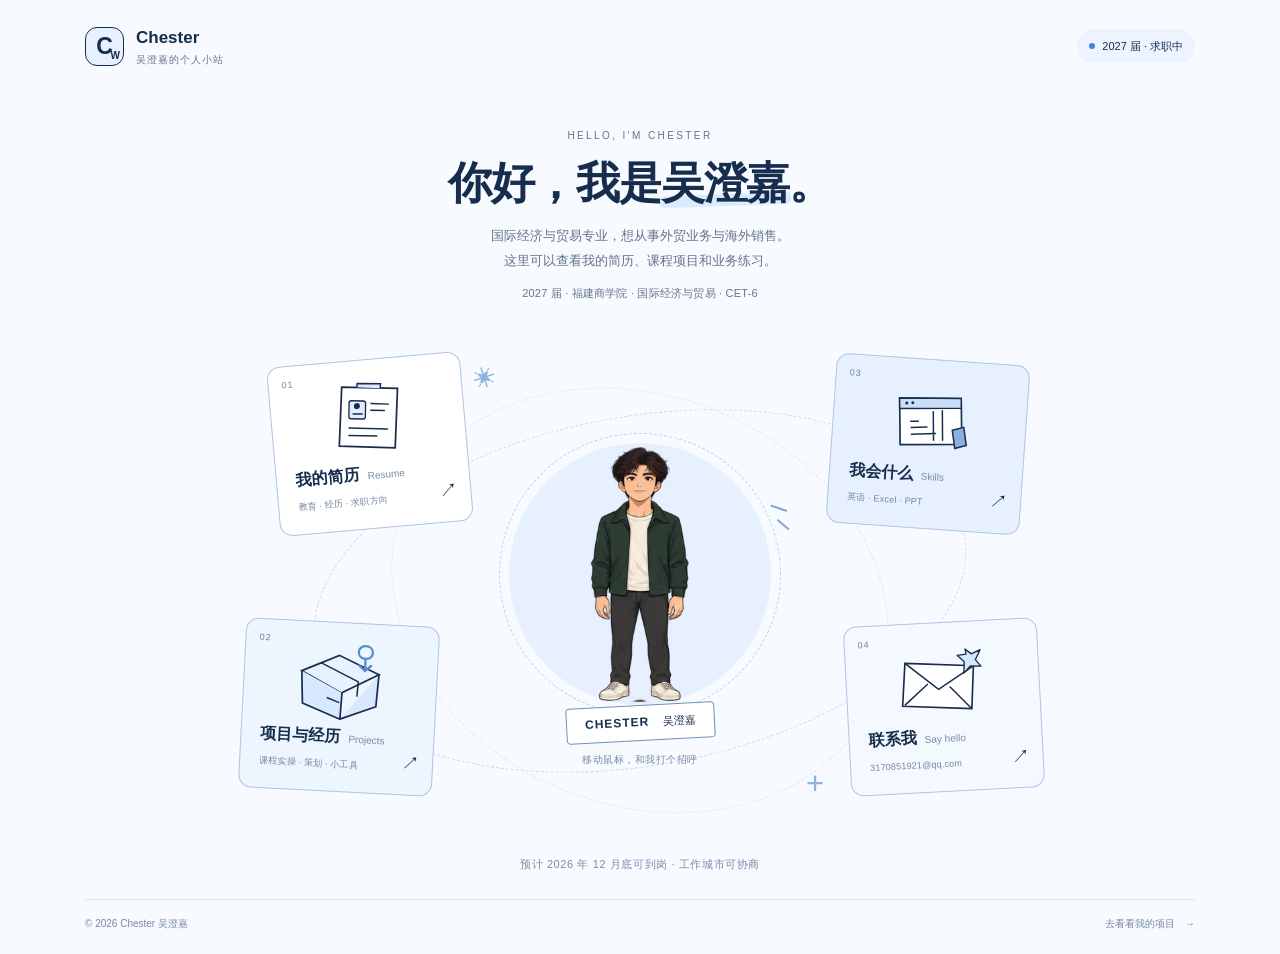
<file: index.html>
<!doctype html><html lang="zh-CN"><head><meta charset="utf-8"><meta name="viewport" content="width=device-width,initial-scale=1"><meta name="description" content="吴澄嘉 Chester 的个人小站。福建商学院国际经济与贸易，2027 届，外贸业务与海外销售。"><meta name="theme-color" content="#f7faff"><title>Chester 吴澄嘉｜个人小站</title><link rel="stylesheet" href="home.css?v=blue-white-20261027"></head><body><a class="skip" href="#main">跳转至内容</a><header class="topbar"><a class="wordmark" href="index.html"><span class="logo-mark">C<span>W</span></span><span>Chester<span class="wordmark-sub">吴澄嘉的个人小站</span></span></a><a class="availability" href="resume.html"><i></i>2027 届 · 求职中</a></header><main id="main"><section class="welcome" aria-labelledby="homeTitle"><p class="eyebrow">HELLO, I'M CHESTER</p><h1 id="homeTitle">你好，我是<span>吴澄嘉</span>。</h1><p class="intro">国际经济与贸易专业，想从事外贸业务与海外销售。<br class="desktop-break">这里可以查看我的简历、课程项目和业务练习。</p><p class="quick-facts">2027 届 · 福建商学院 · 国际经济与贸易 · CET-6</p></section><section class="personal-world" aria-label="简历、项目、技能和联系入口"><span class="orbit-line orbit-one" aria-hidden="true"></span><span class="orbit-line orbit-two" aria-hidden="true"></span><span class="spark spark-one" aria-hidden="true">✳</span><span class="spark spark-two" aria-hidden="true">+</span>
<a class="world-card resume-card" href="resume.html" aria-label="查看我的简历"><span class="card-number">01</span><svg class="card-art" viewBox="0 0 160 105" aria-hidden="true"><path d="M49 9 123 17 113 96 39 87Z" fill="#ffffff" stroke="currentColor" stroke-width="2.3"/><path d="m69 11 1-5 31 3-1 6" fill="#dbeafe" stroke="currentColor" stroke-width="2"/><rect x="56" y="29" width="22" height="24" rx="3" fill="#e1edff" stroke="currentColor" stroke-width="1.8" transform="rotate(6 67 41)"/><circle cx="67" cy="36" r="4" fill="currentColor"/><path d="m61 46 12 1M86 34l23 3M85 43l18 2M54 64l51 6M53 74l37 4" stroke="currentColor" stroke-width="2" stroke-linecap="round"/></svg><strong>我的简历<span>Resume</span></strong><span class="card-detail">教育 · 经历 · 求职方向</span><span class="card-arrow">↗</span></a>
<a class="world-card project-card" href="projects.html" id="work" aria-label="查看我的项目和经历"><span id="lab" class="anchor"></span><span class="card-number">02</span><svg class="card-art" viewBox="0 0 160 105" aria-hidden="true"><path d="M28 42 77 19l54 23-49 27Z" fill="#e8f1ff" stroke="currentColor" stroke-width="2.3"/><path d="m28 42 3 43 51 19 1-35m48-27-2 43-47 19" fill="#d8e8ff" stroke="currentColor" stroke-width="2.3" stroke-linejoin="round"/><path d="m53 30 51 23-1 20M63 76l17 6" fill="none" stroke="currentColor" stroke-width="2"/><path d="M112 5c-13 0-12 17 0 17 13 0 12-17 0-17Zm0 17v16m-8-7 8 7 8-7" fill="none" stroke="#548cce" stroke-width="3" stroke-linecap="round"/></svg><strong>项目与经历<span>Projects</span></strong><span class="card-detail">课程实操 · 策划 · 小工具</span><span class="card-arrow">↗</span></a>
<div class="avatar-stage" id="avatarStage"><div class="avatar-halo" aria-hidden="true"></div><div class="avatar-doodle" aria-hidden="true"><span></span><span></span></div><div class="avatar-canvas" id="avatarCanvas"><img class="avatar-fallback" id="avatarFallback" src="assets/chester-cartoon.png" alt="Chester 的插画虚拟形象" width="512" height="512" fetchpriority="high"><div class="avatar-sprite" id="avatarSprite" role="img" aria-label="Chester 随鼠标调整注视方向的虚拟形象" hidden></div></div><span class="name-sticker">CHESTER <span>吴澄嘉</span></span><p class="motion-hint" id="motionHint">从四个入口认识我</p></div>
<button class="world-card skill-card" id="skills" type="button" aria-haspopup="dialog" aria-controls="skillsDialog"><span class="card-number">03</span><svg class="card-art" viewBox="0 0 160 105" aria-hidden="true"><path d="m38 28 82-5 5 61-82 6Z" fill="#ffffff" stroke="currentColor" stroke-width="2.2"/><path d="m38 28 82-5 1 13-82 6Z" fill="#ccddf8" stroke="currentColor" stroke-width="2"/><circle cx="48" cy="34" r="2" fill="currentColor"/><circle cx="56" cy="33" r="2" fill="currentColor"/><path d="m55 58 10-1m-9 9 21-2m-20 11 32-3m7-31 3 39m-15-37 3 38" stroke="currentColor" stroke-width="2" stroke-linecap="round"/><path d="m111 66 15-5 5 24-15 5Z" fill="#8ab0e0" stroke="currentColor" stroke-width="2"/></svg><strong>我会什么<span>Skills</span></strong><span class="card-detail">英语 · Excel · PPT</span><span class="card-arrow">↗</span></button>
<a class="world-card contact-card" href="mailto:3170851921@qq.com" id="about" aria-label="发邮件联系 Chester"><span class="card-number">04</span><svg class="card-art" viewBox="0 0 160 105" aria-hidden="true"><path d="m31 27 91 8-5 57-92-8Z" fill="#ffffff" stroke="currentColor" stroke-width="2.2"/><path d="m31 27 43 37 48-29M28 83l32-27m57 36-28-31" fill="none" stroke="currentColor" stroke-width="2"/><path d="m112 12 8 7 12-5-7 13 7 9-14-1-9 9 1-15-9-9 12-1Z" fill="#d5e6ff" stroke="currentColor" stroke-width="1.8" stroke-linejoin="round"/></svg><strong>联系我<span>Say hello</span></strong><span class="card-detail">3170851921@qq.com</span><span class="card-arrow">↗</span></a></section><p class="school-note" id="experience">预计 2026 年 12 月底可到岗 · 工作城市可协商</p></main><footer><span>© 2026 Chester 吴澄嘉</span><a href="projects.html">去看看我的项目 <span>→</span></a></footer>
<dialog id="skillsDialog" aria-labelledby="skillsTitle"><button class="dialog-close" type="button" aria-label="关闭技能介绍">×</button><p class="eyebrow">SKILLS</p><h2 id="skillsTitle">我用过的工具与做过的练习</h2><div class="skill-list"><article><span>EN</span><div><h3>英语</h3><p>大学英语六级（CET-6）；口语可用于工作沟通（自评）。</p></div></article><article><span>XL</span><div><h3>Excel</h3><p>在课程项目中用于外贸相关数据整理与分析。</p><a href="foreign-trade-review.xlsx" download>下载 Excel 报价表 →</a></div></article><article><span>PPT</span><div><h3>PowerPoint</h3><p>在课程中用于项目介绍与汇报。</p></div></article><article><span>TRADE</span><div><h3>外贸课程实操</h3><p>在世格平台参与中国结出口模拟，做过客户开发、邮件、报价谈判、合同、报关、单证和成本核算。</p><a href="course-project.html">查看课程项目 →</a></div></article></div><a class="dialog-resume" href="resume.html">查看完整简历 ↗</a></dialog><script type="module" src="home.js?v=hr-20261027"></script></body></html>
</file>
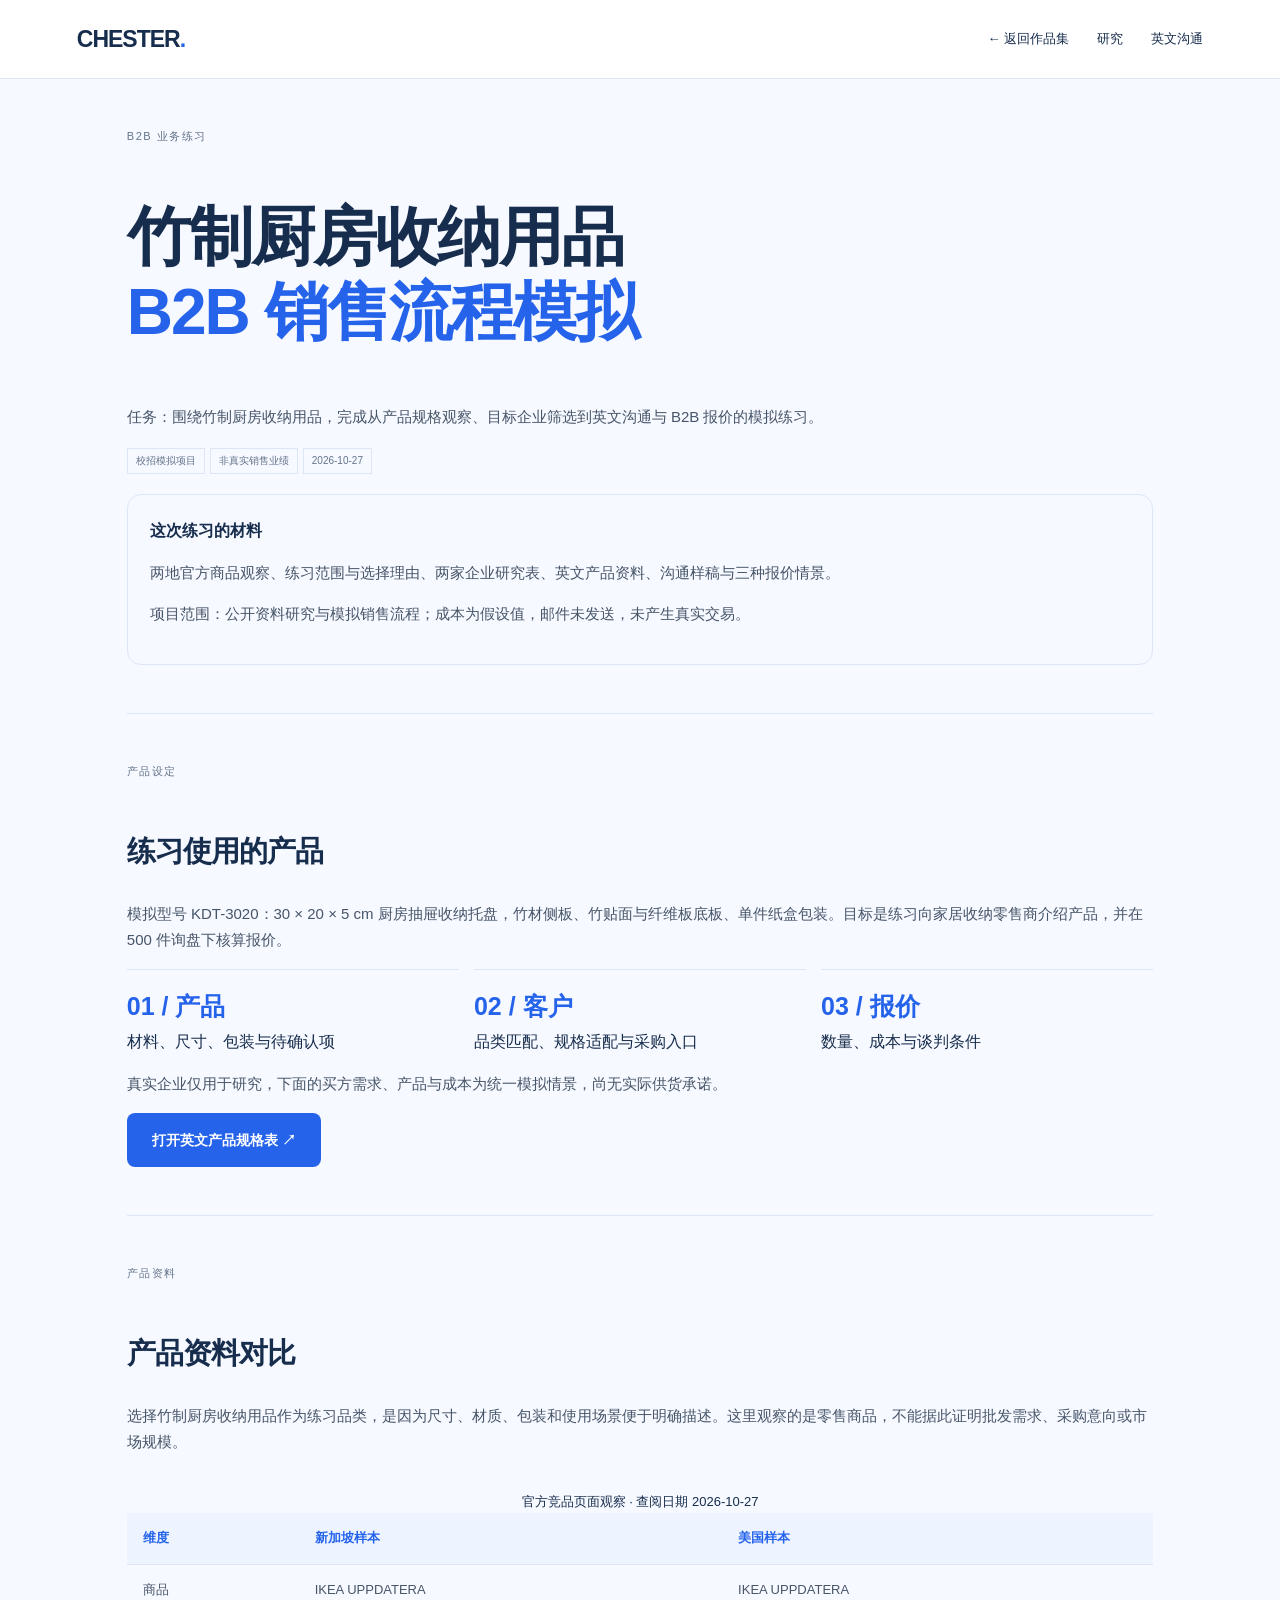
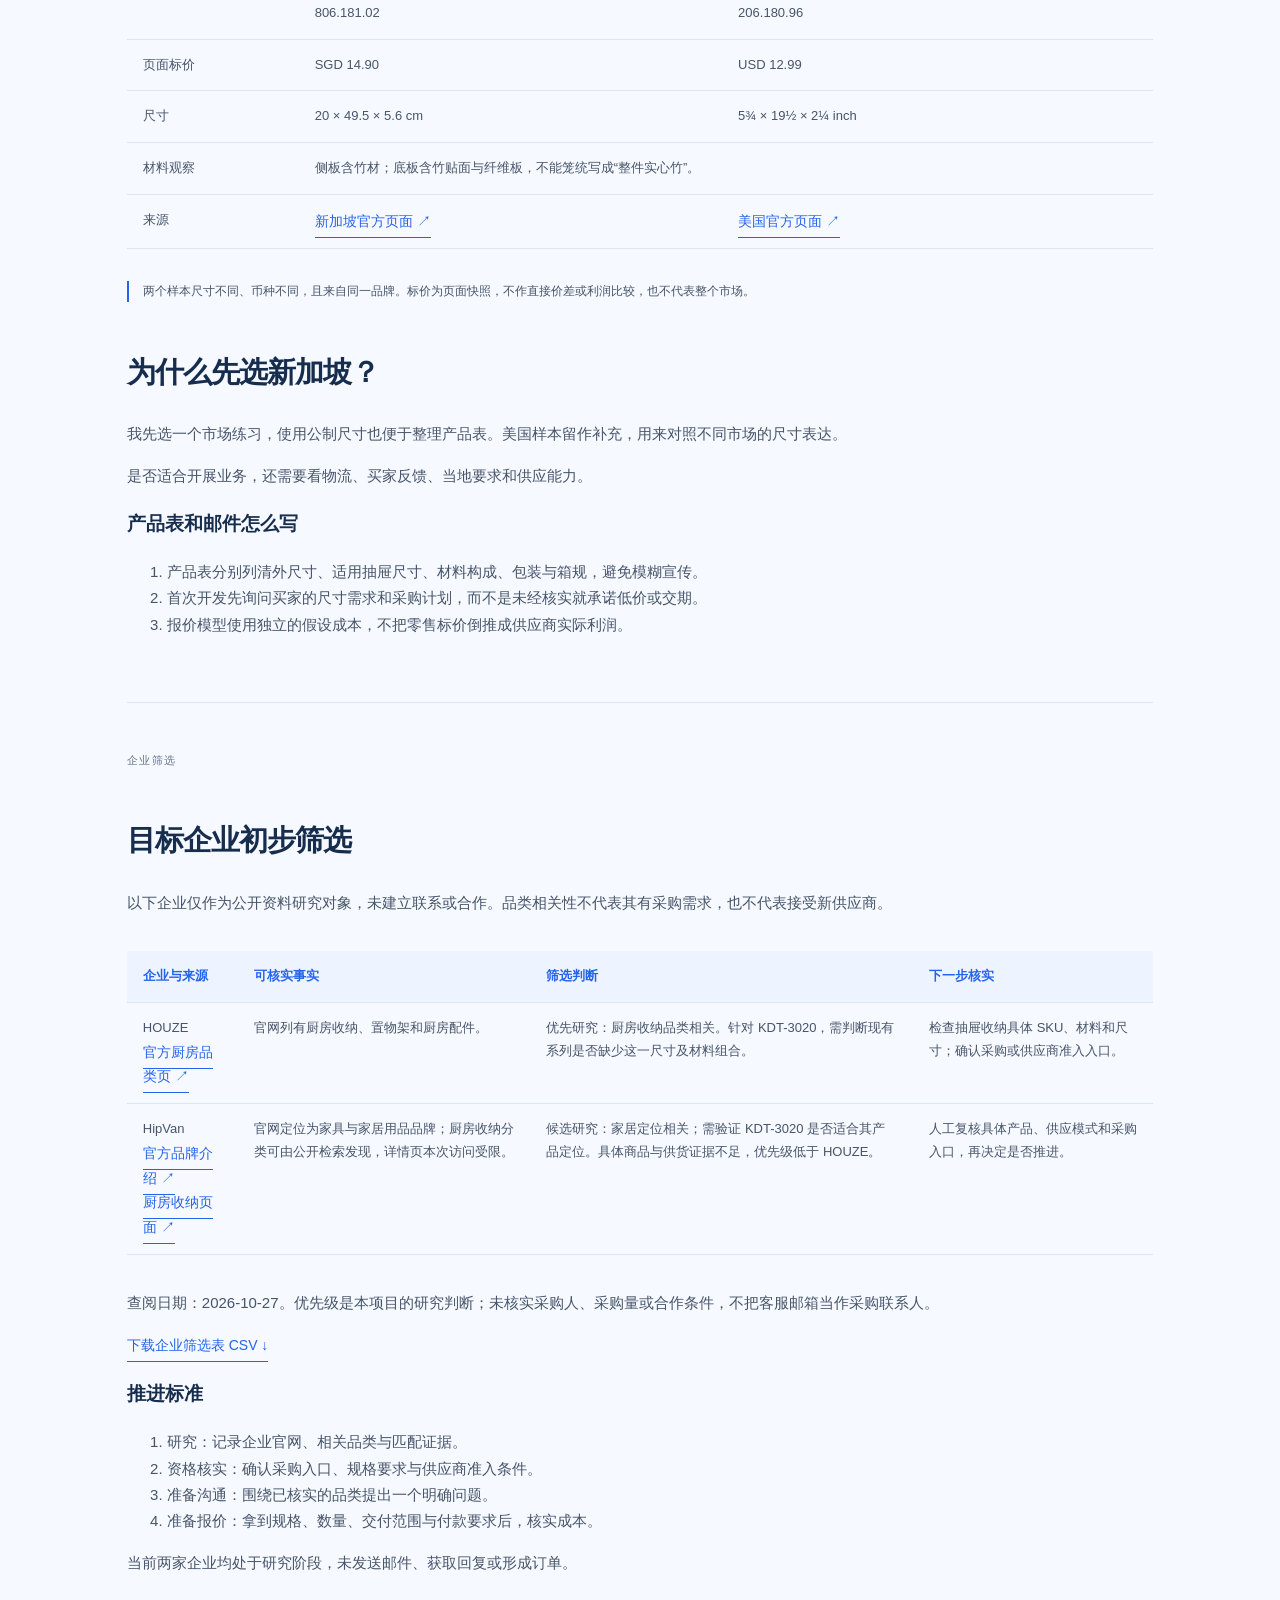
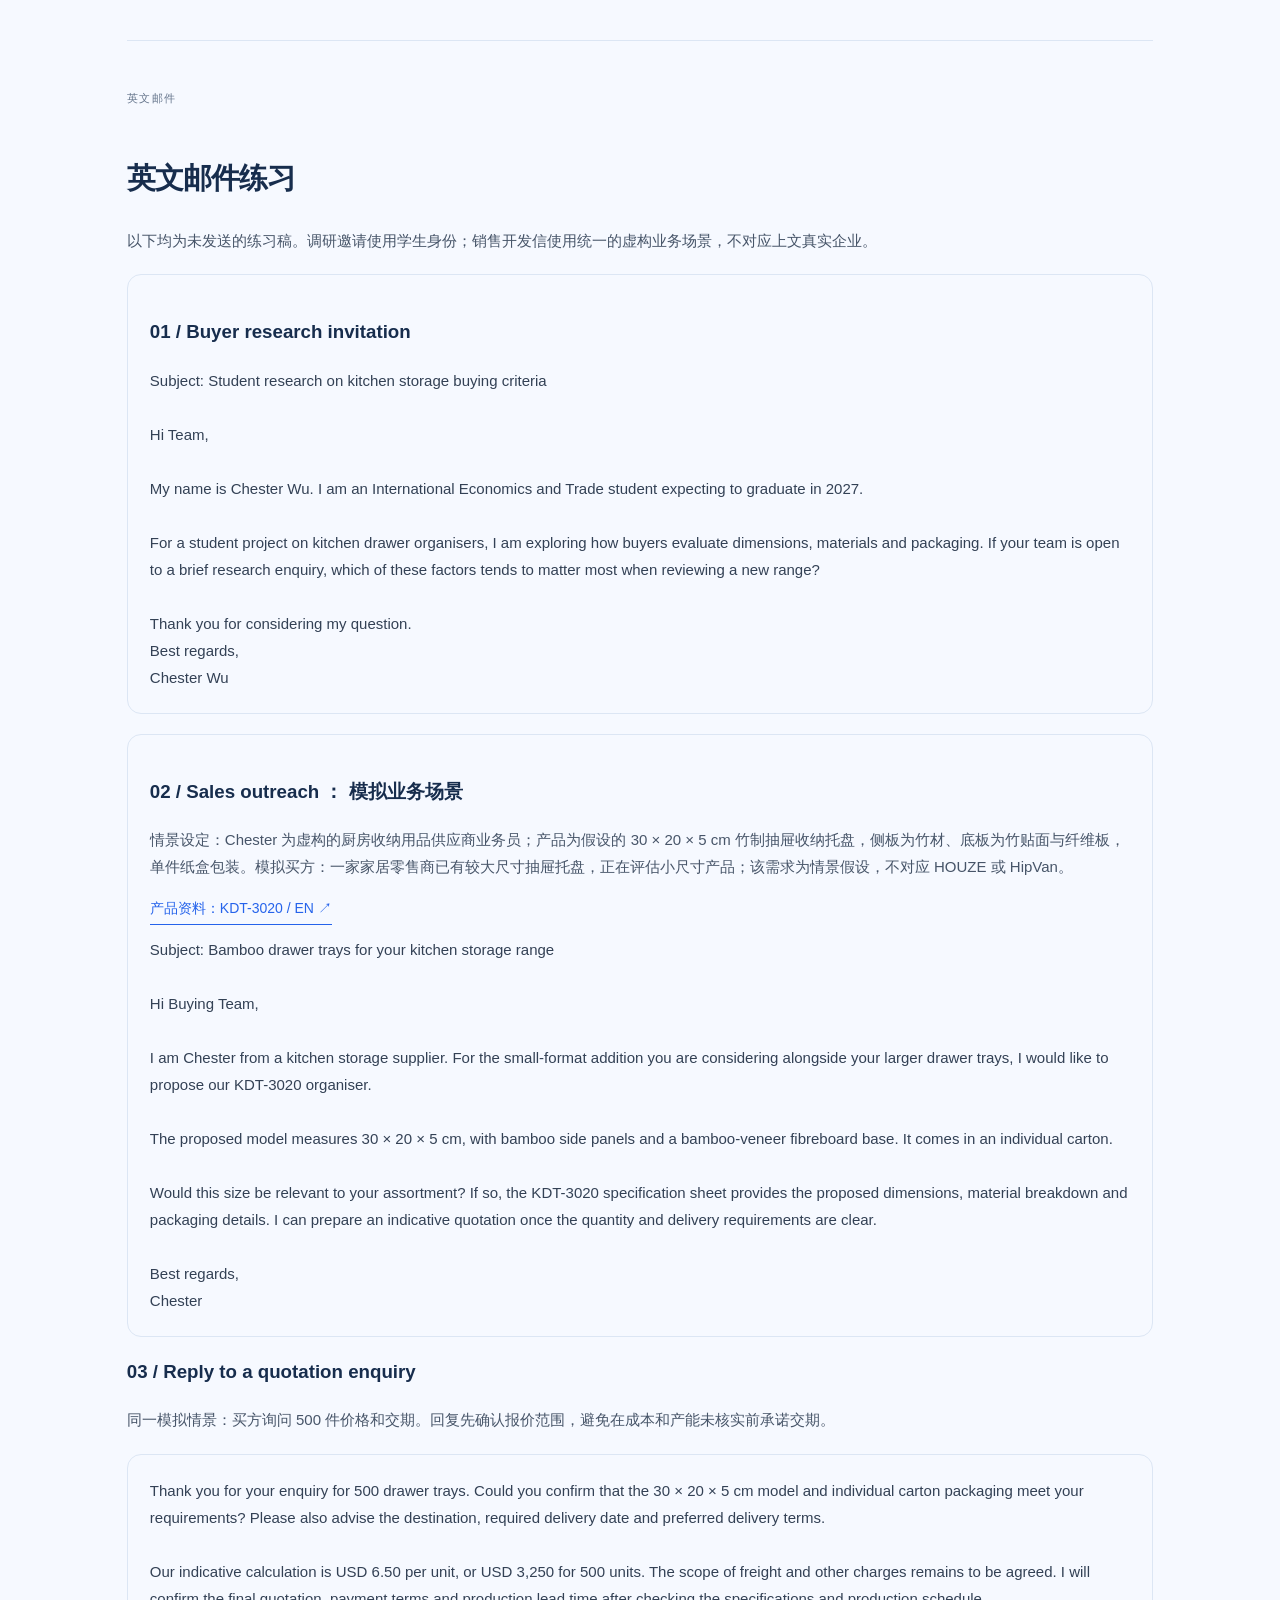
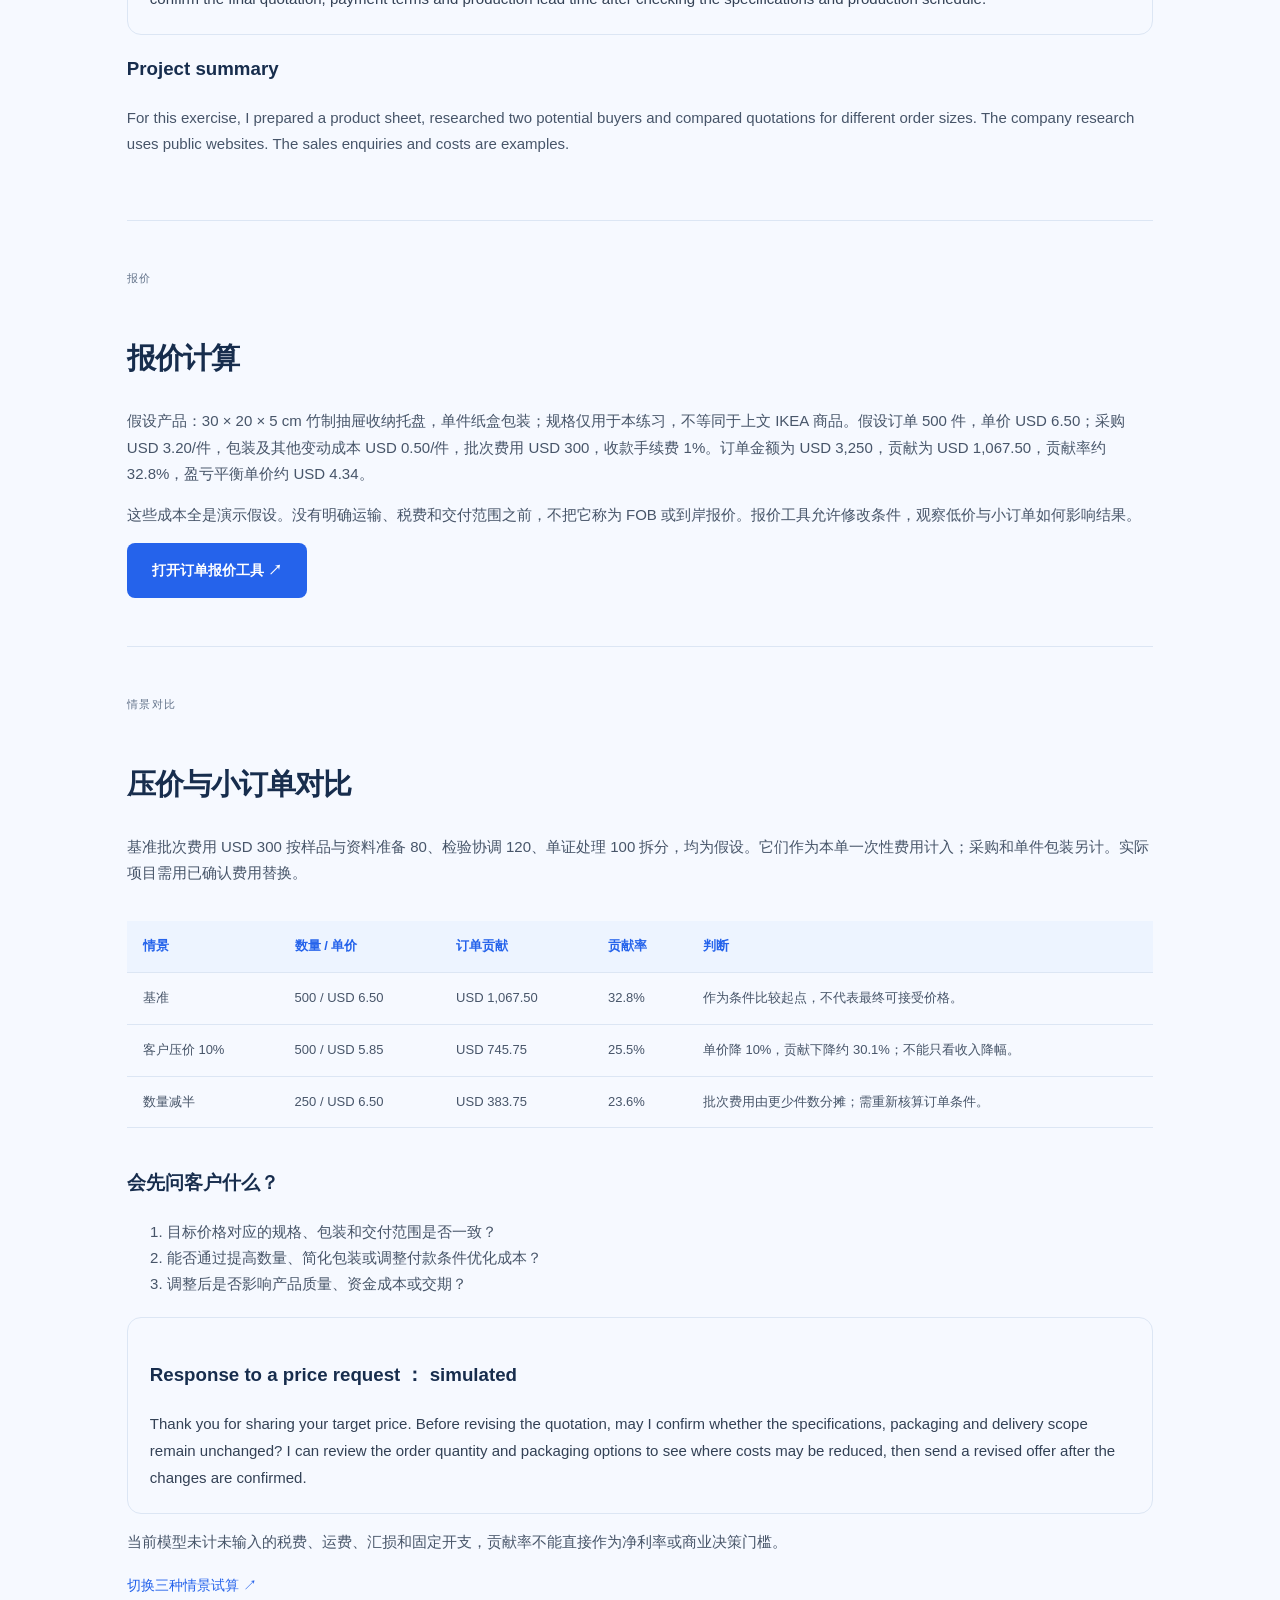
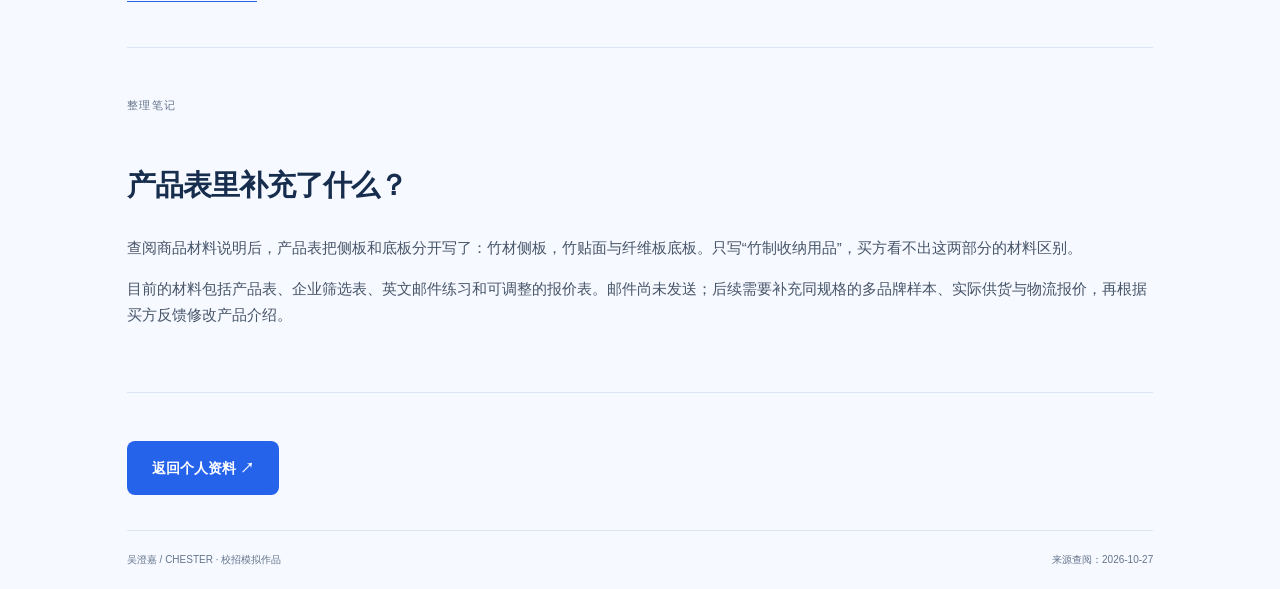
<file: case-study.html>
<!doctype html><html lang="zh-CN"><head><meta charset="utf-8"><meta name="viewport" content="width=device-width,initial-scale=1"><meta name="description" content="吴澄嘉 Chester 的外贸业务与海外销售校招作品集，包含市场观察、英文沟通和 B2B 报价模拟。"><title>竹制收纳用品 B2B 销售流程模拟｜Chester</title><link rel="stylesheet" href="portfolio.css?v=blue-white-20261027"></head><body><nav><a class="brand" href="index.html">CHESTER<span class="lime">.</span></a><div class="links"><a href="index.html#work">← 返回作品集</a><a href="#research">研究</a><a href="#english">英文沟通</a></div></nav><main class="wrap case-layout"><section class="section"><div class="small">B2B 业务练习</div><h1>竹制厨房收纳用品<br><span class="lime">B2B 销售流程模拟</span></h1><p>任务：围绕竹制厨房收纳用品，完成从产品规格观察、目标企业筛选到英文沟通与 B2B 报价的模拟练习。</p><span class="tag">校招模拟项目</span><span class="tag">非真实销售业绩</span><span class="tag">2026-10-27</span><div class="evidence"><strong>这次练习的材料</strong><p>两地官方商品观察、练习范围与选择理由、两家企业研究表、英文产品资料、沟通样稿与三种报价情景。</p><p>项目范围：公开资料研究与模拟销售流程；成本为假设值，邮件未发送，未产生真实交易。</p></div></section>
<section class="section"><div class="small">产品设定</div><h2>练习使用的产品</h2><p>模拟型号 KDT-3020：30 × 20 × 5 cm 厨房抽屉收纳托盘，竹材侧板、竹贴面与纤维板底板、单件纸盒包装。目标是练习向家居收纳零售商介绍产品，并在 500 件询盘下核算报价。</p><div class="metric-row"><div><strong>01 / 产品</strong><span>材料、尺寸、包装与待确认项</span></div><div><strong>02 / 客户</strong><span>品类匹配、规格适配与采购入口</span></div><div><strong>03 / 报价</strong><span>数量、成本与谈判条件</span></div></div><p>真实企业仅用于研究，下面的买方需求、产品与成本为统一模拟情景，尚无实际供货承诺。</p><a class="btn" href="product-sheet.html">打开英文产品规格表 ↗</a></section><section class="section" id="research"><div class="small">产品资料</div><h2>产品资料对比</h2><p>选择竹制厨房收纳用品作为练习品类，是因为尺寸、材质、包装和使用场景便于明确描述。这里观察的是零售商品，不能据此证明批发需求、采购意向或市场规模。</p><div class="table-wrap"><table><caption>官方竞品页面观察 · 查阅日期 2026-10-27</caption><thead><tr><th>维度</th><th>新加坡样本</th><th>美国样本</th></tr></thead><tbody><tr><td>商品</td><td>IKEA UPPDATERA<br>806.181.02</td><td>IKEA UPPDATERA<br>206.180.96</td></tr><tr><td>页面标价</td><td>SGD 14.90</td><td>USD 12.99</td></tr><tr><td>尺寸</td><td>20 × 49.5 × 5.6 cm</td><td>5¾ × 19½ × 2¼ inch</td></tr><tr><td>材料观察</td><td colspan="2">侧板含竹材；底板含竹贴面与纤维板，不能笼统写成“整件实心竹”。</td></tr><tr><td>来源</td><td><a class="textbtn" href="https://www.ikea.com/sg/en/p/uppdatera-utensil-tray-bamboo-80618102/" target="_blank" rel="noopener">新加坡官方页面 ↗</a></td><td><a class="textbtn" href="https://www.ikea.com/us/en/p/uppdatera-utensil-tray-bamboo-20618096/" target="_blank" rel="noopener">美国官方页面 ↗</a></td></tr></tbody></table></div><p class="warning">两个样本尺寸不同、币种不同，且来自同一品牌。标价为页面快照，不作直接价差或利润比较，也不代表整个市场。</p><h2>为什么先选新加坡？</h2><p>我先选一个市场练习，使用公制尺寸也便于整理产品表。美国样本留作补充，用来对照不同市场的尺寸表达。</p><p>是否适合开展业务，还需要看物流、买家反馈、当地要求和供应能力。</p><h3>产品表和邮件怎么写</h3><ol><li>产品表分别列清外尺寸、适用抽屉尺寸、材料构成、包装与箱规，避免模糊宣传。</li><li>首次开发先询问买家的尺寸需求和采购计划，而不是未经核实就承诺低价或交期。</li><li>报价模型使用独立的假设成本，不把零售标价倒推成供应商实际利润。</li></ol></section>
<section class="section" id="buyers"><div class="small">企业筛选</div><h2>目标企业初步筛选</h2><p>以下企业仅作为公开资料研究对象，未建立联系或合作。品类相关性不代表其有采购需求，也不代表接受新供应商。</p><div class="table-wrap"><table><thead><tr><th>企业与来源</th><th>可核实事实</th><th>筛选判断</th><th>下一步核实</th></tr></thead><tbody><tr><td>HOUZE<br><a class="textbtn" href="https://www.houze.com.sg/pages/kitchen" target="_blank" rel="noopener">官方厨房品类页 ↗</a></td><td>官网列有厨房收纳、置物架和厨房配件。</td><td>优先研究：厨房收纳品类相关。针对 KDT-3020，需判断现有系列是否缺少这一尺寸及材料组合。</td><td>检查抽屉收纳具体 SKU、材料和尺寸；确认采购或供应商准入入口。</td></tr><tr><td>HipVan<br><a class="textbtn" href="https://www.hipvan.com/pages/about-us" target="_blank" rel="noopener">官方品牌介绍 ↗</a><br><a class="textbtn" href="https://www.hipvan.com/kitchen/kitchen-organisation" target="_blank" rel="noopener">厨房收纳页面 ↗</a></td><td>官网定位为家具与家居用品品牌；厨房收纳分类可由公开检索发现，详情页本次访问受限。</td><td>候选研究：家居定位相关；需验证 KDT-3020 是否适合其产品定位。具体商品与供货证据不足，优先级低于 HOUZE。</td><td>人工复核具体产品、供应模式和采购入口，再决定是否推进。</td></tr></tbody></table></div><p class="note">查阅日期：2026-10-27。优先级是本项目的研究判断；未核实采购人、采购量或合作条件，不把客服邮箱当作采购联系人。</p><a class="textbtn" href="buyer-screening.csv" download>下载企业筛选表 CSV ↓</a><h3>推进标准</h3><ol><li>研究：记录企业官网、相关品类与匹配证据。</li><li>资格核实：确认采购入口、规格要求与供应商准入条件。</li><li>准备沟通：围绕已核实的品类提出一个明确问题。</li><li>准备报价：拿到规格、数量、交付范围与付款要求后，核实成本。</li></ol><p>当前两家企业均处于研究阶段，未发送邮件、获取回复或形成订单。</p></section>
<section class="section" id="english"><div class="small">英文邮件</div><h2>英文邮件练习</h2><p>以下均为未发送的练习稿。调研邀请使用学生身份；销售开发信使用统一的虚构业务场景，不对应上文真实企业。</p><div class="evidence" lang="en"><h3>01 / Buyer research invitation</h3><div class="email">Subject: Student research on kitchen storage buying criteria

Hi Team,

My name is Chester Wu. I am an International Economics and Trade student expecting to graduate in 2027.

For a student project on kitchen drawer organisers, I am exploring how buyers evaluate dimensions, materials and packaging. If your team is open to a brief research enquiry, which of these factors tends to matter most when reviewing a new range?

Thank you for considering my question.
Best regards,
Chester Wu</div></div><div class="evidence"><h3>02 / Sales outreach ： 模拟业务场景</h3><p>情景设定：Chester 为虚构的厨房收纳用品供应商业务员；产品为假设的 30 × 20 × 5 cm 竹制抽屉收纳托盘，侧板为竹材、底板为竹贴面与纤维板，单件纸盒包装。模拟买方：一家家居零售商已有较大尺寸抽屉托盘，正在评估小尺寸产品；该需求为情景假设，不对应 HOUZE 或 HipVan。</p><p><a class="textbtn" href="product-sheet.html">产品资料：KDT-3020 / EN ↗</a></p><div class="email" lang="en">Subject: Bamboo drawer trays for your kitchen storage range

Hi Buying Team,

I am Chester from a kitchen storage supplier. For the small-format addition you are considering alongside your larger drawer trays, I would like to propose our KDT-3020 organiser.

The proposed model measures 30 × 20 × 5 cm, with bamboo side panels and a bamboo-veneer fibreboard base. It comes in an individual carton.

Would this size be relevant to your assortment? If so, the KDT-3020 specification sheet provides the proposed dimensions, material breakdown and packaging details. I can prepare an indicative quotation once the quantity and delivery requirements are clear.

Best regards,
Chester</div></div><h3>03 / Reply to a quotation enquiry</h3><p>同一模拟情景：买方询问 500 件价格和交期。回复先确认报价范围，避免在成本和产能未核实前承诺交期。</p><div class="evidence email" lang="en">Thank you for your enquiry for 500 drawer trays. Could you confirm that the 30 × 20 × 5 cm model and individual carton packaging meet your requirements? Please also advise the destination, required delivery date and preferred delivery terms.

Our indicative calculation is USD 6.50 per unit, or USD 3,250 for 500 units. The scope of freight and other charges remains to be agreed. I will confirm the final quotation, payment terms and production lead time after checking the specifications and production schedule.</div><h3>Project summary</h3><p lang="en">For this exercise, I prepared a product sheet, researched two potential buyers and compared quotations for different order sizes. The company research uses public websites. The sales enquiries and costs are examples.</p></section>
<section class="section"><div class="small">报价</div><h2>报价计算</h2><p>假设产品：30 × 20 × 5 cm 竹制抽屉收纳托盘，单件纸盒包装；规格仅用于本练习，不等同于上文 IKEA 商品。假设订单 500 件，单价 USD 6.50；采购 USD 3.20/件，包装及其他变动成本 USD 0.50/件，批次费用 USD 300，收款手续费 1%。订单金额为 USD 3,250，贡献为 USD 1,067.50，贡献率约 32.8%，盈亏平衡单价约 USD 4.34。</p><p>这些成本全是演示假设。没有明确运输、税费和交付范围之前，不把它称为 FOB 或到岸报价。报价工具允许修改条件，观察低价与小订单如何影响结果。</p><a class="btn" href="quotation-tool.html#lab">打开订单报价工具 ↗</a></section>
<section class="section" id="decisions"><div class="small">情景对比</div><h2>压价与小订单对比</h2><p>基准批次费用 USD 300 按样品与资料准备 80、检验协调 120、单证处理 100 拆分，均为假设。它们作为本单一次性费用计入；采购和单件包装另计。实际项目需用已确认费用替换。</p><div class="table-wrap"><table><thead><tr><th>情景</th><th>数量 / 单价</th><th>订单贡献</th><th>贡献率</th><th>判断</th></tr></thead><tbody><tr><td>基准</td><td>500 / USD 6.50</td><td>USD 1,067.50</td><td>32.8%</td><td>作为条件比较起点，不代表最终可接受价格。</td></tr><tr><td>客户压价 10%</td><td>500 / USD 5.85</td><td>USD 745.75</td><td>25.5%</td><td>单价降 10%，贡献下降约 30.1%；不能只看收入降幅。</td></tr><tr><td>数量减半</td><td>250 / USD 6.50</td><td>USD 383.75</td><td>23.6%</td><td>批次费用由更少件数分摊；需重新核算订单条件。</td></tr></tbody></table></div><h3>会先问客户什么？</h3><ol><li>目标价格对应的规格、包装和交付范围是否一致？</li><li>能否通过提高数量、简化包装或调整付款条件优化成本？</li><li>调整后是否影响产品质量、资金成本或交期？</li></ol><div class="evidence" lang="en"><h3>Response to a price request ： simulated</h3><div class="email">Thank you for sharing your target price. Before revising the quotation, may I confirm whether the specifications, packaging and delivery scope remain unchanged? I can review the order quantity and packaging options to see where costs may be reduced, then send a revised offer after the changes are confirmed.</div></div><p>当前模型未计未输入的税费、运费、汇损和固定开支，贡献率不能直接作为净利率或商业决策门槛。</p><a class="textbtn" href="quotation-tool.html#lab">切换三种情景试算 ↗</a></section><section class="section" id="reflection"><div class="small">整理笔记</div><h2>产品表里补充了什么？</h2><p>查阅商品材料说明后，产品表把侧板和底板分开写了：竹材侧板，竹贴面与纤维板底板。只写“竹制收纳用品”，买方看不出这两部分的材料区别。</p><p>目前的材料包括产品表、企业筛选表、英文邮件练习和可调整的报价表。邮件尚未发送；后续需要补充同规格的多品牌样本、实际供货与物流报价，再根据买方反馈修改产品介绍。</p></section><section class="contact"><a class="btn" href="index.html#about">返回个人资料 ↗</a></section><footer><span>吴澄嘉 / CHESTER · 校招模拟作品</span><span>来源查阅：2026-10-27</span></footer></main></body></html>
</file>
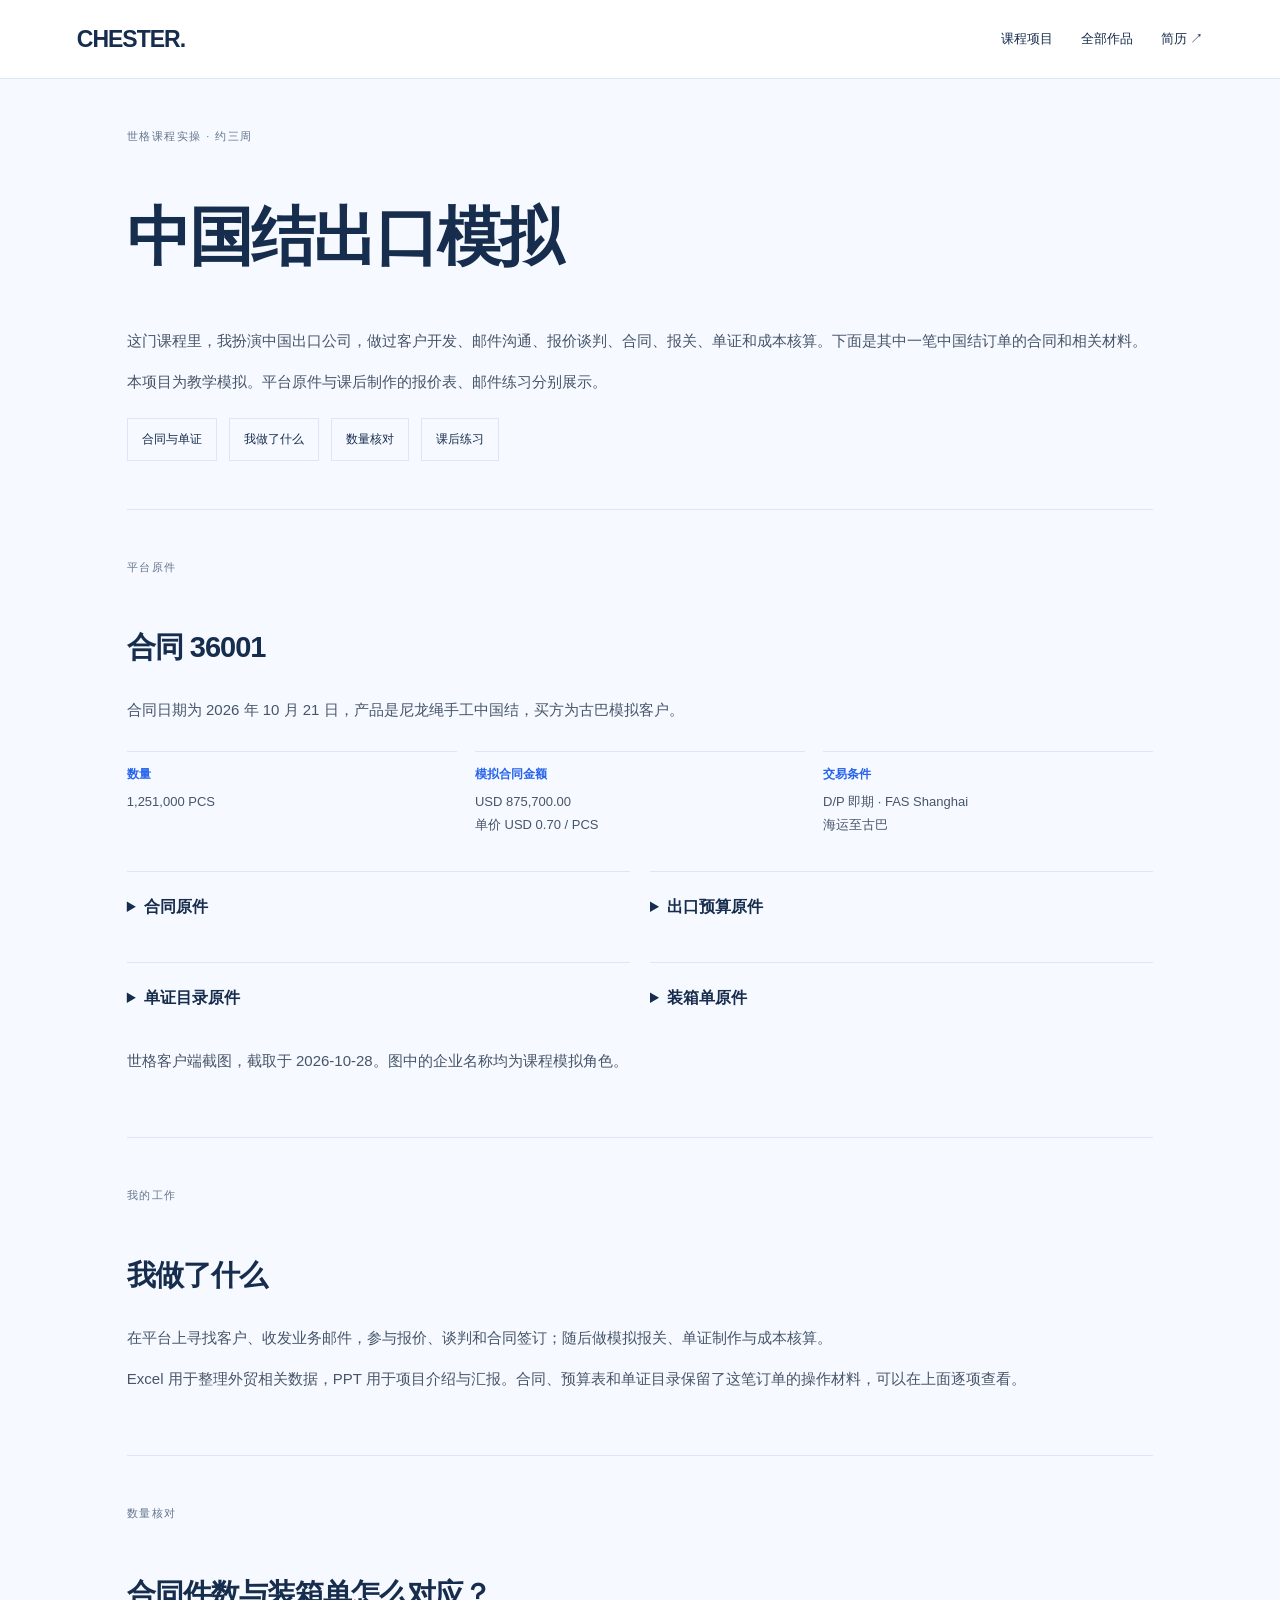
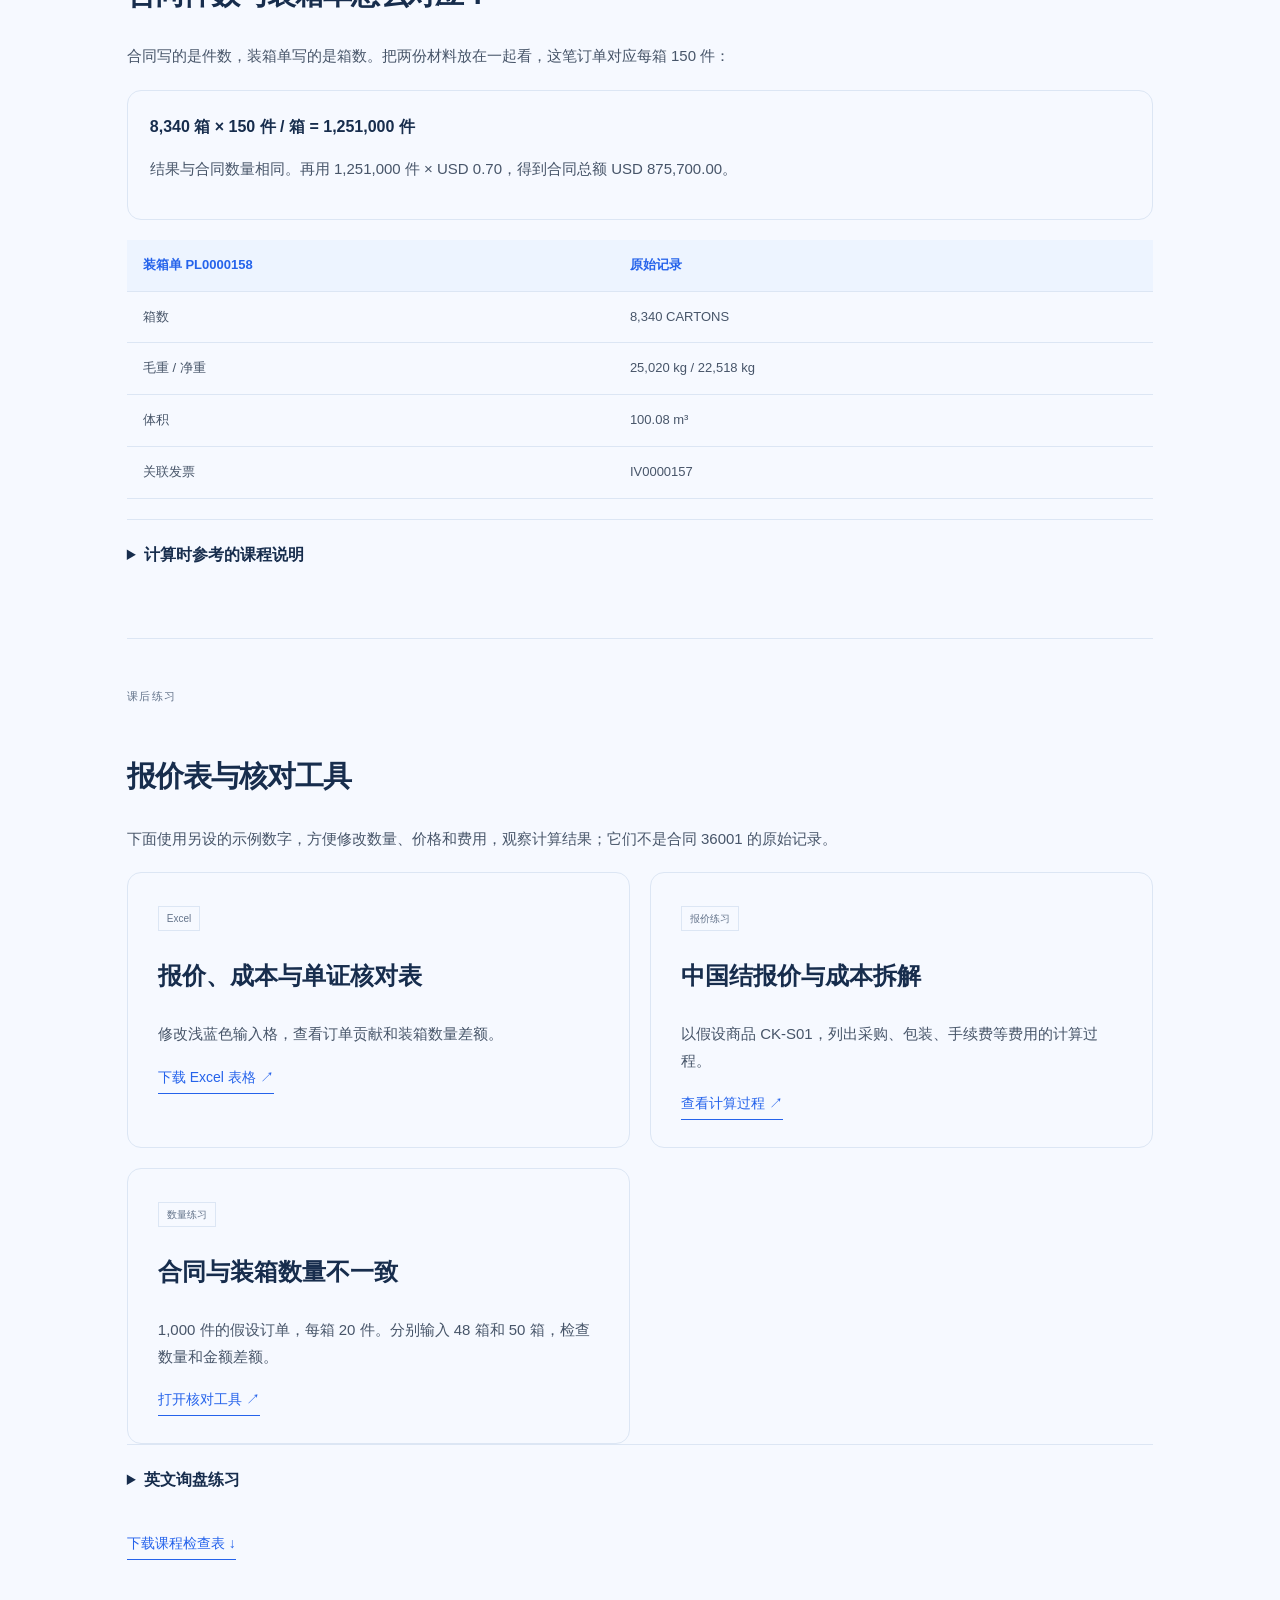
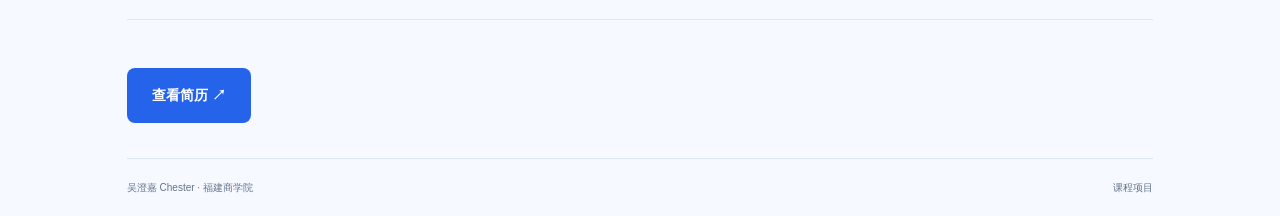
<file: course-project.html>
<!doctype html><html lang="zh-CN"><head><meta charset="utf-8"><meta name="viewport" content="width=device-width,initial-scale=1"><meta name="description" content="吴澄嘉中国结出口课程参与说明，展示合同36001、出口预算、单证目录和装箱单原件，并附报价表与英文邮件练习。"><title>中国结出口模拟｜Chester 的课程项目</title><link rel="stylesheet" href="portfolio.css?v=blue-white-20261027"></head><body><a class="skip" href="#main">跳转至内容</a><nav><a class="brand" href="index.html">CHESTER.</a><div class="links"><a href="course-project.html">课程项目</a><a href="projects.html#work">全部作品</a><a href="resume.html">简历 ↗</a></div></nav><main id="main" class="wrap case-layout"><section class="section"><div class="small">世格课程实操 · 约三周</div><h1>中国结出口模拟</h1><p>这门课程里，我扮演中国出口公司，做过客户开发、邮件沟通、报价谈判、合同、报关、单证和成本核算。下面是其中一笔中国结订单的合同和相关材料。</p><p class="note">本项目为教学模拟。平台原件与课后制作的报价表、邮件练习分别展示。</p><div class="deliveries"><a href="#original-records">合同与单证</a><a href="#workflow">我做了什么</a><a href="#review">数量核对</a><a href="#deliverables">课后练习</a></div></section>
<section class="section" id="original-records"><div class="small">平台原件</div><h2>合同 36001</h2><p>合同日期为 2026 年 10 月 21 日，产品是尼龙绳手工中国结，买方为古巴模拟客户。</p><div class="summary-bar"><div><strong>数量</strong><p>1,251,000 PCS</p></div><div><strong>模拟合同金额</strong><p>USD 875,700.00<br>单价 USD 0.70 / PCS</p></div><div><strong>交易条件</strong><p>D/P 即期 · FAS Shanghai<br>海运至古巴</p></div></div><div class="cards"><details class="source-image"><summary>合同原件</summary><p>产品、数量、单价、总金额及 D/P 即期条款。</p><a href="assets/knot-contract-36001.png" target="_blank" rel="noopener"><img class="sheet-preview" src="assets/knot-contract-36001.png" alt="中国结合同36001的合同平台截图" loading="lazy"></a><p><a class="textbtn" href="assets/knot-contract-36001.png" target="_blank" rel="noopener">打开原始截图 ↗</a></p></details><details class="source-image"><summary>出口预算原件</summary><p>平台预算栏与实际发生金额栏，保留原始数字。</p><a href="assets/knot-budget-36001.png" target="_blank" rel="noopener"><img class="sheet-preview" src="assets/knot-budget-36001.png" alt="中国结合同36001的出口预算平台截图" loading="lazy"></a><p><a class="textbtn" href="assets/knot-budget-36001.png" target="_blank" rel="noopener">打开原始截图 ↗</a></p></details><details class="source-image"><summary>单证目录原件</summary><p>商业发票、装箱单、海运提单、报关单及托收等材料。</p><a href="assets/knot-documents-36001.png" target="_blank" rel="noopener"><img class="sheet-preview" src="assets/knot-documents-36001.png" alt="中国结合同36001的单证目录平台截图" loading="lazy"></a><p><a class="textbtn" href="assets/knot-documents-36001.png" target="_blank" rel="noopener">打开原始截图 ↗</a></p></details><details class="source-image"><summary>装箱单原件</summary><p>8,340 箱、毛重 25,020 kg、净重 22,518 kg、体积 100.08 m³。</p><a href="assets/knot-packing-36001.png" target="_blank" rel="noopener"><img class="sheet-preview" src="assets/knot-packing-36001.png" alt="中国结合同36001的装箱单平台截图" loading="lazy"></a><p><a class="textbtn" href="assets/knot-packing-36001.png" target="_blank" rel="noopener">打开原始截图 ↗</a></p></details></div><p class="note">世格客户端截图，截取于 2026-10-28。图中的企业名称均为课程模拟角色。</p></section>
<section class="section" id="workflow"><span id="summary"></span><div class="small">我的工作</div><h2>我做了什么</h2><p>在平台上寻找客户、收发业务邮件，参与报价、谈判和合同签订；随后做模拟报关、单证制作与成本核算。</p><p>Excel 用于整理外贸相关数据，PPT 用于项目介绍与汇报。合同、预算表和单证目录保留了这笔订单的操作材料，可以在上面逐项查看。</p></section>
<section class="section" id="review"><span id="platform-review"></span><div class="small">数量核对</div><h2>合同件数与装箱单怎么对应？</h2><p>合同写的是件数，装箱单写的是箱数。把两份材料放在一起看，这笔订单对应每箱 150 件：</p><div class="evidence"><strong>8,340 箱 × 150 件 / 箱 = 1,251,000 件</strong><p>结果与合同数量相同。再用 1,251,000 件 × USD 0.70，得到合同总额 USD 875,700.00。</p></div><div class="table-wrap"><table><thead><tr><th>装箱单 PL0000158</th><th>原始记录</th></tr></thead><tbody><tr><td>箱数</td><td>8,340 CARTONS</td></tr><tr><td>毛重 / 净重</td><td>25,020 kg / 22,518 kg</td></tr><tr><td>体积</td><td>100.08 m³</td></tr><tr><td>关联发票</td><td>IV0000157</td></tr></tbody></table></div><details><summary>计算时参考的课程说明</summary><p>世格实训百科《商品相关计算方法》说明了销售单位与包装单位的换算；《出口报价》《签订合同》《常用单证》用于对照报价范围和单据内容。</p><p class="note">查阅日期：2026-10-28。</p></details></section>
<section class="section" id="deliverables"><div class="small">课后练习</div><h2>报价表与核对工具</h2><p>下面使用另设的示例数字，方便修改数量、价格和费用，观察计算结果；它们不是合同 36001 的原始记录。</p><div class="cards"><article class="card"><span class="tag">Excel</span><h3>报价、成本与单证核对表</h3><p>修改浅蓝色输入格，查看订单贡献和装箱数量差额。</p><a class="textbtn" href="foreign-trade-review.xlsx" download>下载 Excel 表格 ↗</a></article><article class="card"><span class="tag">报价练习</span><h3>中国结报价与成本拆解</h3><p>以假设商品 CK-S01，列出采购、包装、手续费等费用的计算过程。</p><a class="textbtn" href="knot-artifacts.html#quote">查看计算过程 ↗</a></article><article class="card"><span class="tag">数量练习</span><h3>合同与装箱数量不一致</h3><p>1,000 件的假设订单，每箱 20 件。分别输入 48 箱和 50 箱，检查数量和金额差额。</p><a class="textbtn" href="knot-artifacts.html#check">打开核对工具 ↗</a></article></div><details id="communication"><summary>英文询盘练习</summary><p>这封课后练习邮件先询问规格、包装、数量和交期，再准备报价。</p><div class="evidence email" lang="en">Subject: Details for your Chinese knot enquiry

Dear Buyer,

Thank you for your interest in the Chinese knots. Could you confirm the preferred design, dimensions, colour, order quantity and packaging requirements?

Please also advise the destination and required delivery date. We will review these details and confirm the quotation scope before sending an offer.

Best regards,
Chester</div></details><p><a class="textbtn" href="course-review-checklist.csv" download>下载课程检查表 ↓</a></p></section><section class="contact"><a class="btn" href="resume.html">查看简历 ↗</a></section><footer><span>吴澄嘉 Chester · 福建商学院</span><span>课程项目</span></footer></main></body></html>
</file>
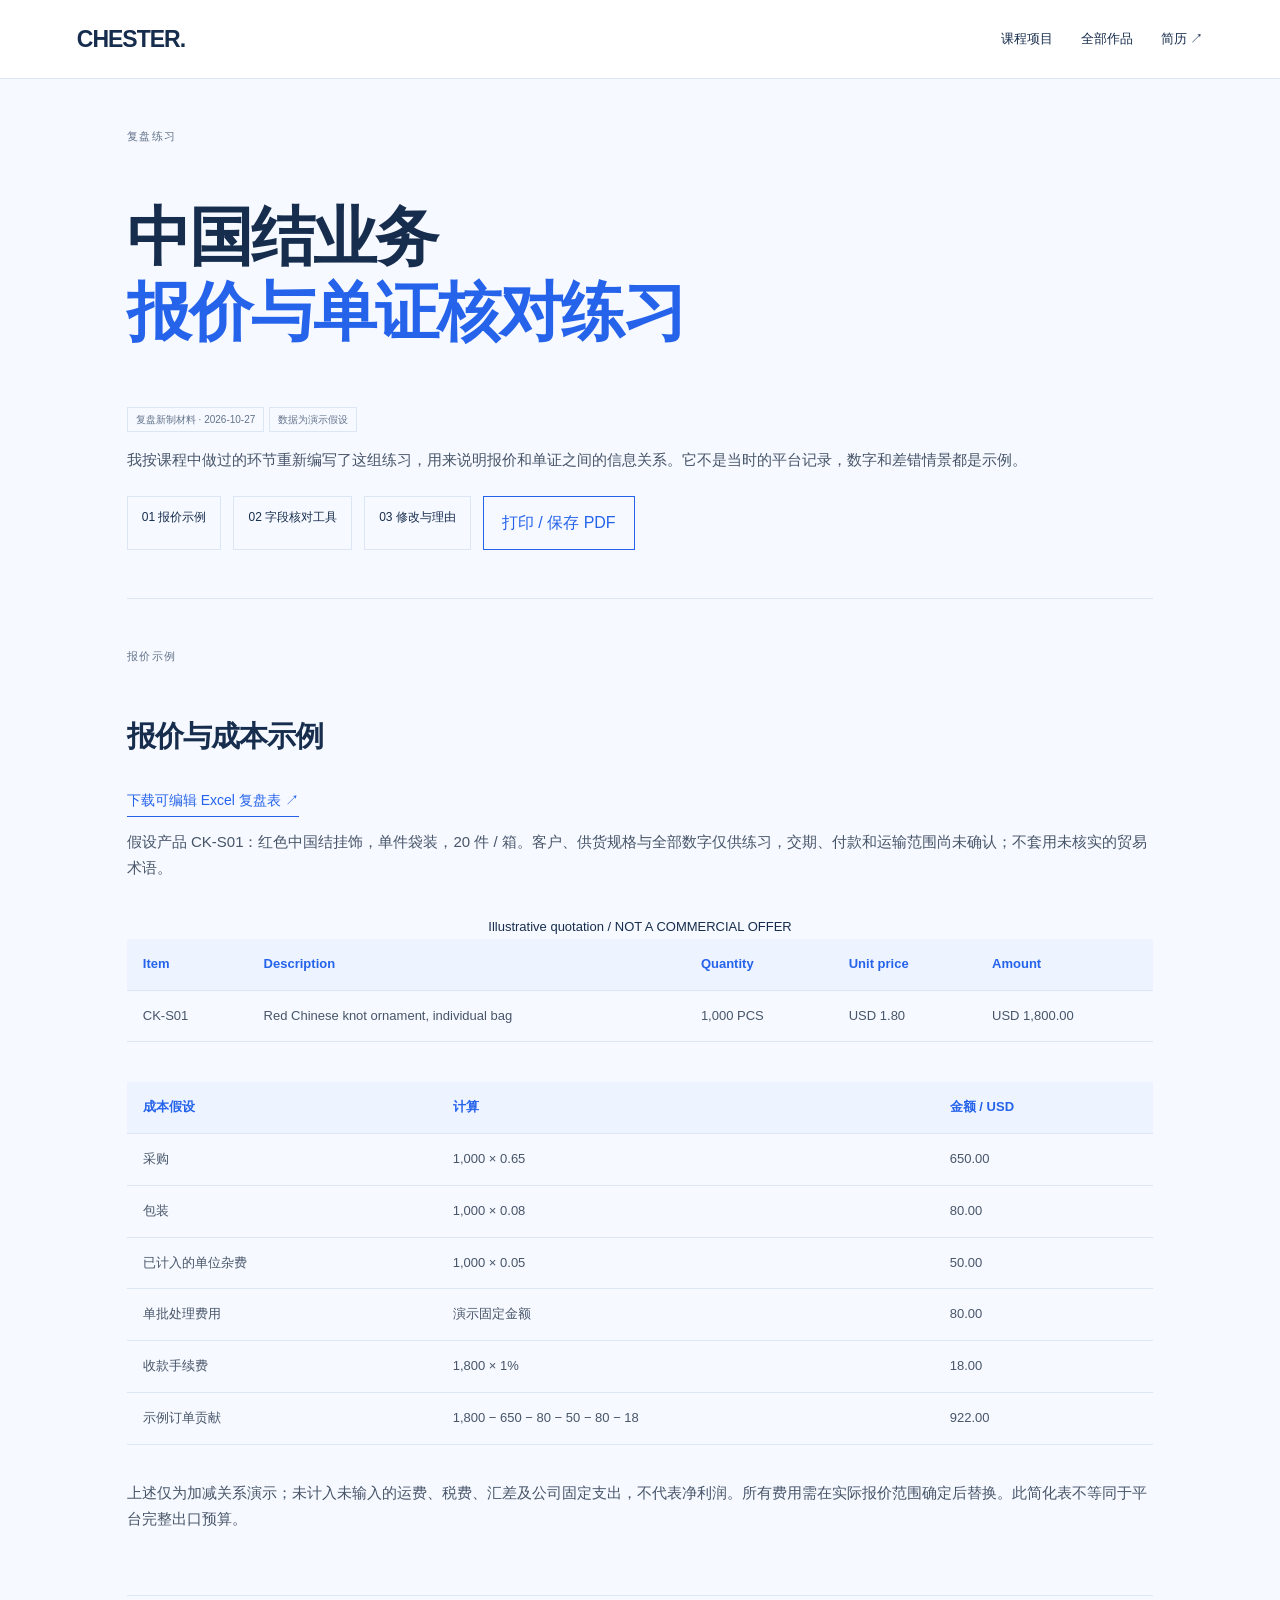
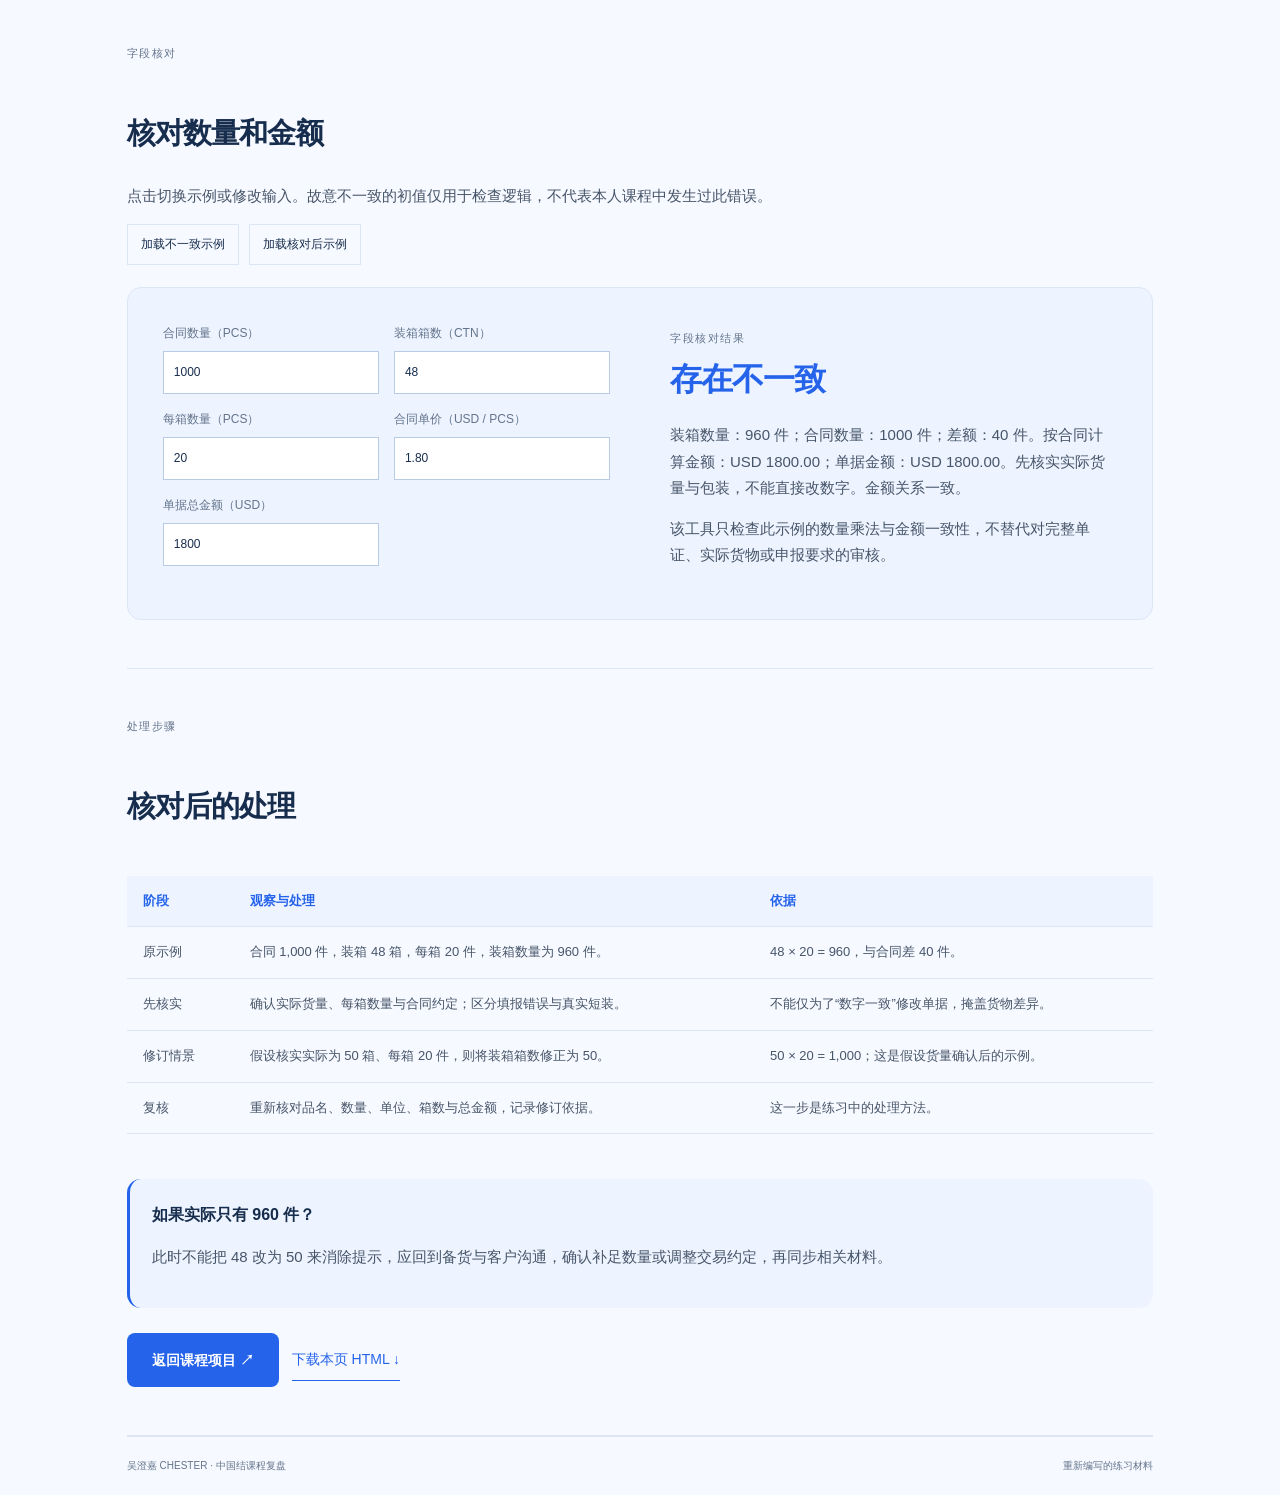
<file: knot-artifacts.html>
<!doctype html><html lang="zh-CN"><head><meta charset="utf-8"><meta name="viewport" content="width=device-width,initial-scale=1"><meta name="description" content="明确标注重新编写的中国结报价与字段核对练习，可切换数量不一致和核对后示例。"><title>中国结报价与单证核对｜复盘示例</title><link rel="stylesheet" href="portfolio.css?v=blue-white-20261027"></head><body><a class="skip" href="#main">跳转至内容</a><nav><a class="brand" href="index.html">CHESTER.</a><div class="links"><a href="course-project.html">课程项目</a><a href="index.html#work">全部作品</a><a href="resume.html">简历 ↗</a></div></nav><main id="main" class="wrap case-layout"><section class="section"><div class="small">复盘练习</div><h1>中国结业务<br><span class="lime">报价与单证核对练习</span></h1><span class="tag">复盘新制材料 · 2026-10-27</span><span class="tag">数据为演示假设</span><p>我按课程中做过的环节重新编写了这组练习，用来说明报价和单证之间的信息关系。它不是当时的平台记录，数字和差错情景都是示例。</p><div class="deliveries"><a href="#quote">01 报价示例</a><a href="#check">02 字段核对工具</a><a href="#decision">03 修改与理由</a><button class="print-btn" type="button" onclick="window.print()">打印 / 保存 PDF</button></div></section>
<section class="section" id="quote"><div class="small">报价示例</div><h2>报价与成本示例</h2><a class="textbtn" href="foreign-trade-review.xlsx" download>下载可编辑 Excel 复盘表 ↗</a><p>假设产品 CK-S01：红色中国结挂饰，单件袋装，20 件 / 箱。客户、供货规格与全部数字仅供练习，交期、付款和运输范围尚未确认；不套用未核实的贸易术语。</p><div class="table-wrap"><table lang="en"><caption>Illustrative quotation / NOT A COMMERCIAL OFFER</caption><thead><tr><th>Item</th><th>Description</th><th>Quantity</th><th>Unit price</th><th>Amount</th></tr></thead><tbody><tr><td>CK-S01</td><td>Red Chinese knot ornament, individual bag</td><td>1,000 PCS</td><td>USD 1.80</td><td>USD 1,800.00</td></tr></tbody></table></div><div class="table-wrap"><table><thead><tr><th>成本假设</th><th>计算</th><th>金额 / USD</th></tr></thead><tbody><tr><td>采购</td><td>1,000 × 0.65</td><td>650.00</td></tr><tr><td>包装</td><td>1,000 × 0.08</td><td>80.00</td></tr><tr><td>已计入的单位杂费</td><td>1,000 × 0.05</td><td>50.00</td></tr><tr><td>单批处理费用</td><td>演示固定金额</td><td>80.00</td></tr><tr><td>收款手续费</td><td>1,800 × 1%</td><td>18.00</td></tr><tr><td>示例订单贡献</td><td>1,800 − 650 − 80 − 50 − 80 − 18</td><td>922.00</td></tr></tbody></table></div><p class="note">上述仅为加减关系演示；未计入未输入的运费、税费、汇差及公司固定支出，不代表净利润。所有费用需在实际报价范围确定后替换。此简化表不等同于平台完整出口预算。</p></section>
<section class="section" id="check"><div class="small">字段核对</div><h2>核对数量和金额</h2><p>点击切换示例或修改输入。故意不一致的初值仅用于检查逻辑，不代表本人课程中发生过此错误。</p><div class="scenario-controls" role="group" aria-label="单证核对练习"><button type="button" data-doc="mismatch">加载不一致示例</button><button type="button" data-doc="corrected">加载核对后示例</button></div><div class="lab"><form id="documentForm"><div class="inputs"><label>合同数量（PCS）<input id="dQ" type="number" min="1" step="1" value="1000"></label><label>装箱箱数（CTN）<input id="dBoxes" type="number" min="1" step="1" value="48"></label><label>每箱数量（PCS）<input id="dPerBox" type="number" min="1" step="1" value="20"></label><label>合同单价（USD / PCS）<input id="dPrice" type="number" min="0" step="0.01" value="1.80"></label><label>单据总金额（USD）<input id="dAmount" type="number" min="0" step="0.01" value="1800"></label></div></form><div aria-live="polite" aria-atomic="true"><span class="small">字段核对结果</span><output id="docResult" style="font-size:32px;letter-spacing:-1px">存在不一致</output><p id="docExplanation"></p><p class="note">该工具只检查此示例的数量乘法与金额一致性，不替代对完整单证、实际货物或申报要求的审核。</p></div></div></section>
<section class="section" id="decision"><div class="small">处理步骤</div><h2>核对后的处理</h2><div class="table-wrap"><table><thead><tr><th>阶段</th><th>观察与处理</th><th>依据</th></tr></thead><tbody><tr><td>原示例</td><td>合同 1,000 件，装箱 48 箱，每箱 20 件，装箱数量为 960 件。</td><td>48 × 20 = 960，与合同差 40 件。</td></tr><tr><td>先核实</td><td>确认实际货量、每箱数量与合同约定；区分填报错误与真实短装。</td><td>不能仅为了“数字一致”修改单据，掩盖货物差异。</td></tr><tr><td>修订情景</td><td>假设核实实际为 50 箱、每箱 20 件，则将装箱箱数修正为 50。</td><td>50 × 20 = 1,000；这是假设货量确认后的示例。</td></tr><tr><td>复核</td><td>重新核对品名、数量、单位、箱数与总金额，记录修订依据。</td><td>这一步是练习中的处理方法。</td></tr></tbody></table></div><div class="decision"><strong>如果实际只有 960 件？</strong><p>此时不能把 48 改为 50 来消除提示，应回到备货与客户沟通，确认补足数量或调整交易约定，再同步相关材料。</p></div><div class="hero-actions"><a class="btn" href="course-project.html#deliverables">返回课程项目 ↗</a><a class="textbtn" href="knot-artifacts.html" download="中国结业务复盘示例.html">下载本页 HTML ↓</a></div></section><footer><span>吴澄嘉 CHESTER · 中国结课程复盘</span><span>重新编写的练习材料</span></footer></main><script>
function compareDocuments(q,boxes,perBox,price,amount){const packed=boxes*perBox,expected=Math.round(q*price*100)/100;return{packed,expected,quantityOK:packed===q,amountOK:Math.abs(amount-expected)<0.005}}
const docIds=['dQ','dBoxes','dPerBox','dPrice','dAmount'];function updateDocuments(){const n=docIds.map(id=>document.getElementById(id));if(n.some(x=>x.value===''||!x.checkValidity()||!Number.isFinite(Number(x.value)))){document.getElementById('docResult').textContent='请检查输入';document.getElementById('docExplanation').textContent='数量与箱数为正整数，价格和金额为有效非负数。';return}const v=n.map(x=>Number(x.value)),r=compareDocuments(...v);document.getElementById('docResult').textContent=r.quantityOK&&r.amountOK?'示例字段一致':'存在不一致';document.getElementById('docExplanation').textContent='装箱数量：'+r.packed+' 件；合同数量：'+v[0]+' 件；差额：'+(v[0]-r.packed)+' 件。按合同计算金额：USD '+r.expected.toFixed(2)+'；单据金额：USD '+v[4].toFixed(2)+'。'+(r.quantityOK?'数量关系一致。':'先核实实际货量与包装，不能直接改数字。')+(r.amountOK?'金额关系一致。':'金额不一致，需要核实价格、数量及计算。')}
document.getElementById('documentForm').addEventListener('submit',e=>e.preventDefault());document.querySelectorAll('#documentForm input').forEach(n=>n.addEventListener('input',updateDocuments));document.querySelectorAll('[data-doc]').forEach(b=>b.addEventListener('click',()=>{const v=b.dataset.doc==='mismatch'?[1000,48,20,1.8,1800]:[1000,50,20,1.8,1800];docIds.forEach((id,i)=>document.getElementById(id).value=v[i]);updateDocuments()}));updateDocuments();
</script></body></html>
</file>
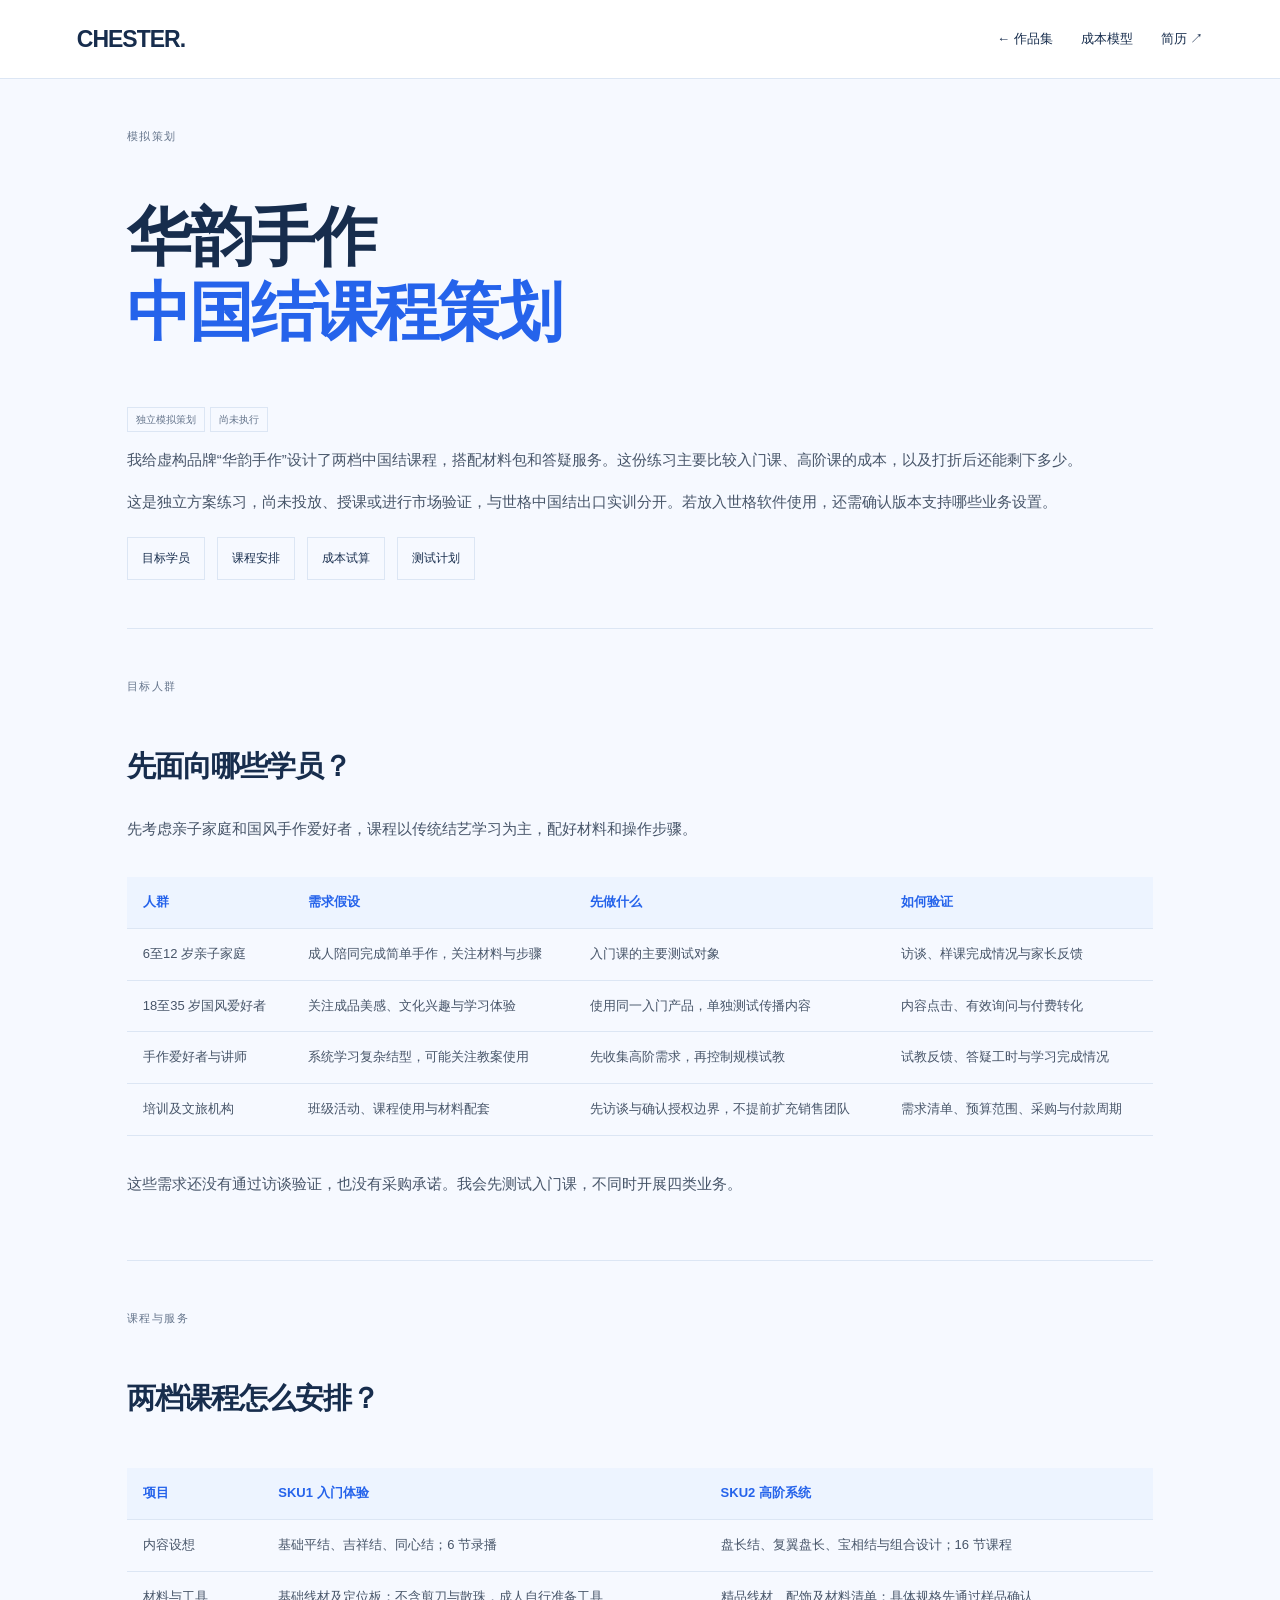
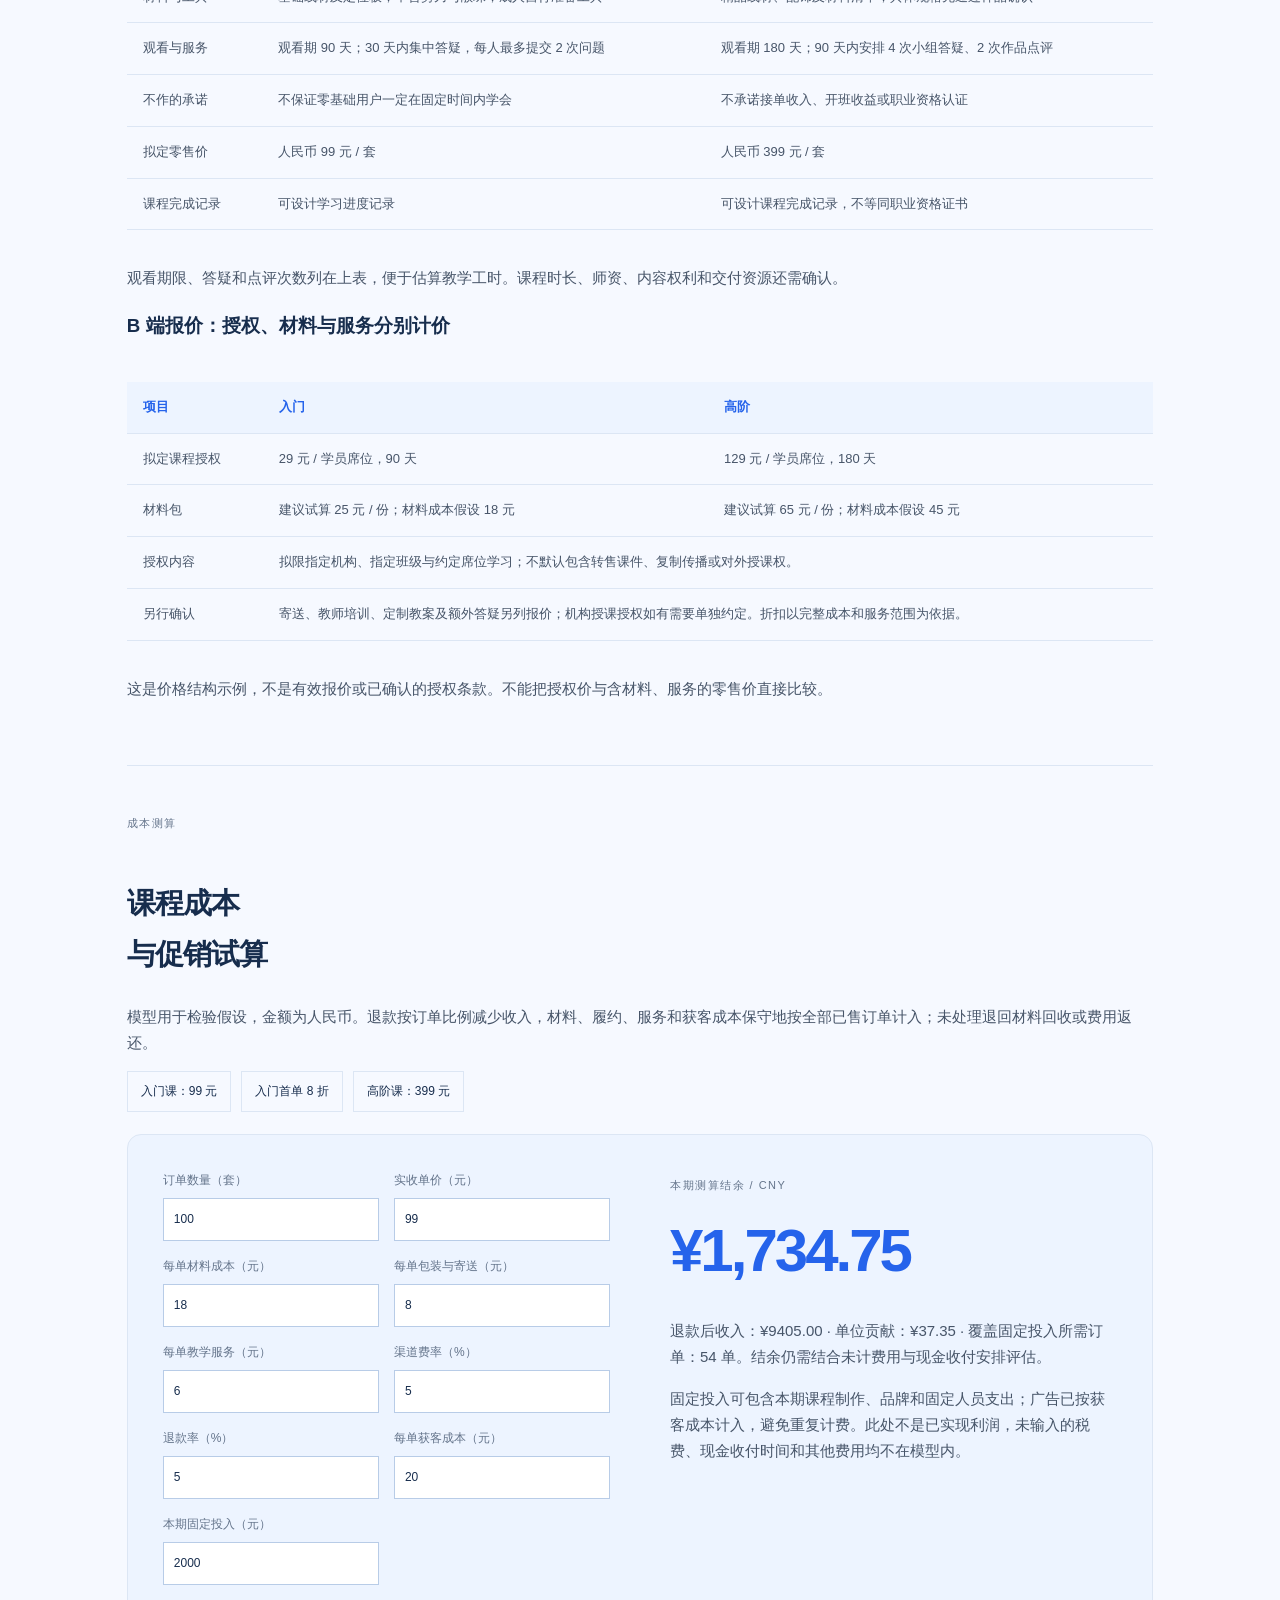
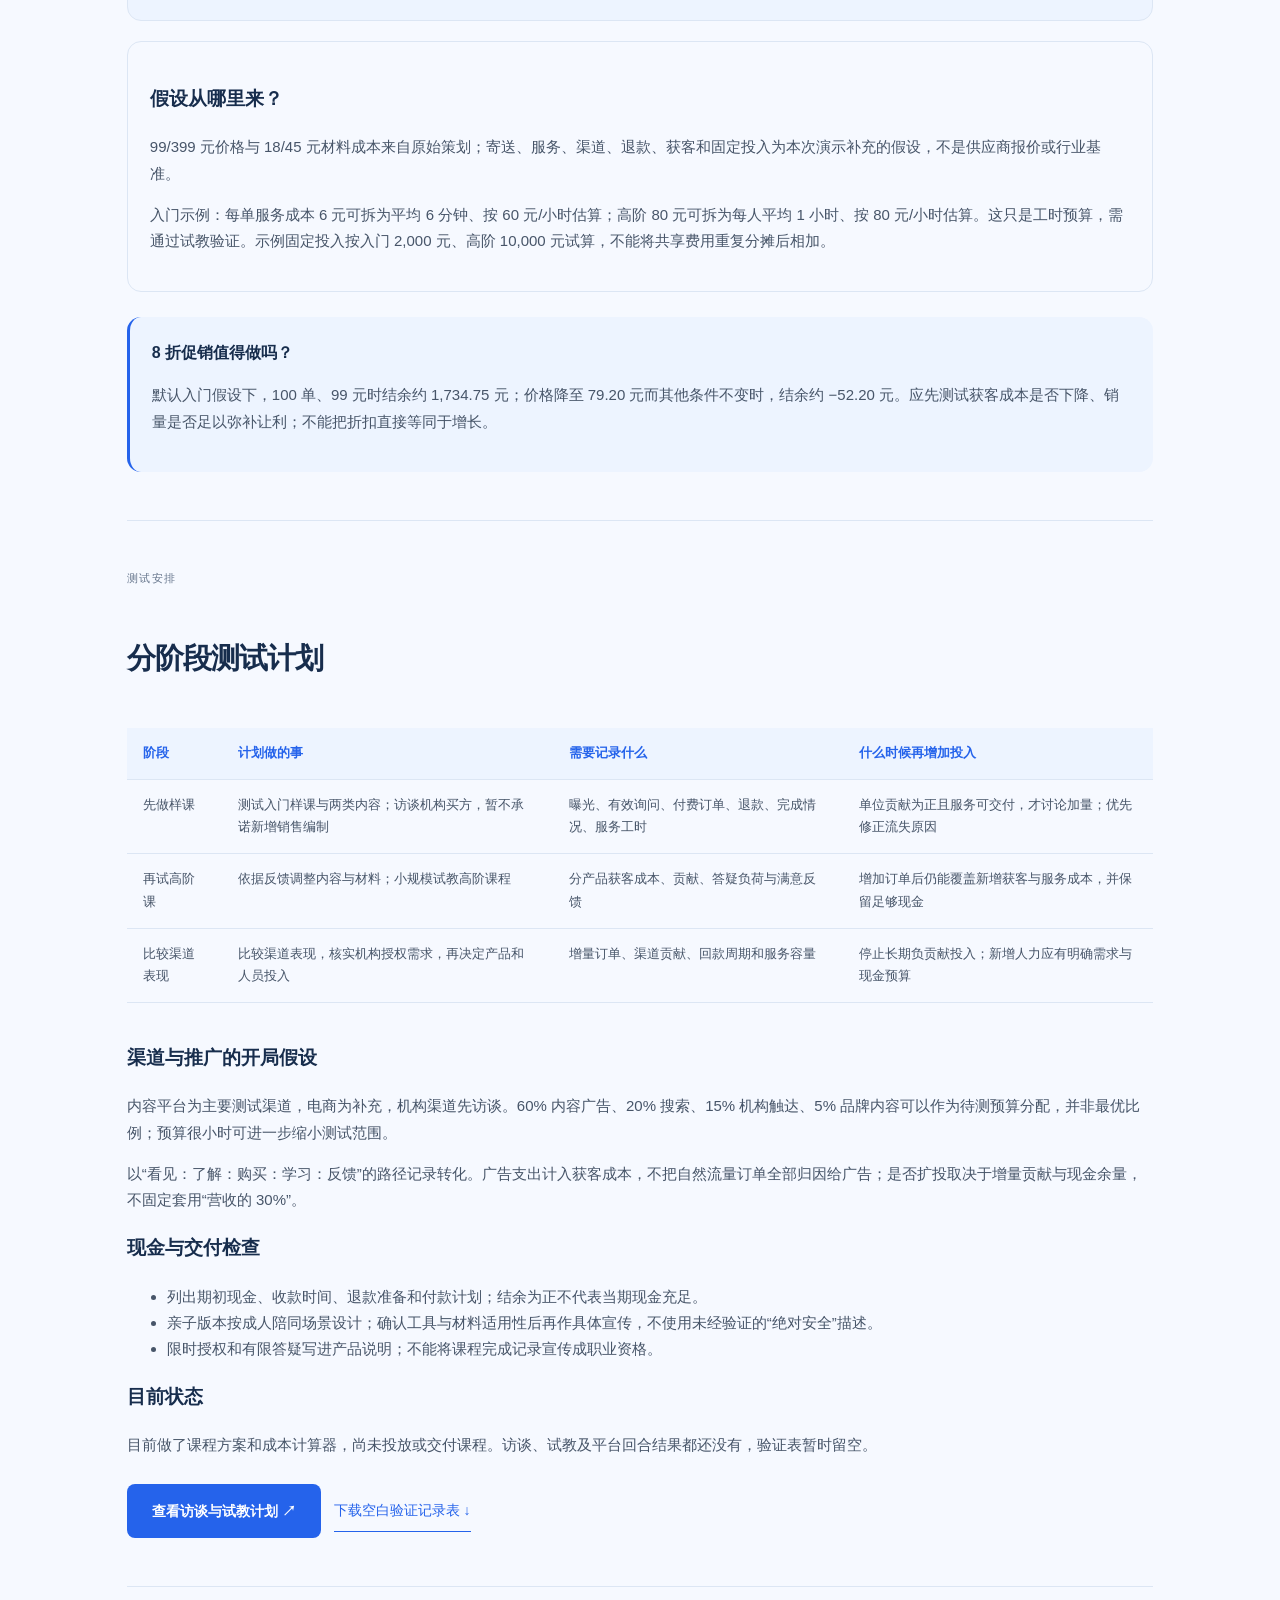
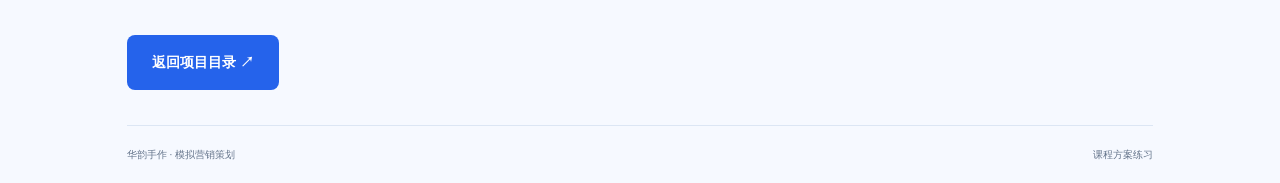
<file: marketing-case.html>
<!doctype html><html lang="zh-CN"><head><meta charset="utf-8"><meta name="viewport" content="width=device-width,initial-scale=1"><meta name="description" content="华韵手作中国结课程模拟营销策划，包含用户细分、产品授权、获客与服务成本试算、样课测试计划。"><title>华韵手作｜中国结课程营销策划</title><link rel="stylesheet" href="portfolio.css?v=blue-white-20261027"></head><body><a class="skip" href="#main">跳转至内容</a><nav><a class="brand" href="index.html">CHESTER.</a><div class="links"><a href="index.html#work">← 作品集</a><a href="#economics">成本模型</a><a href="resume.html">简历 ↗</a></div></nav><main id="main" class="wrap case-layout"><section class="section"><div class="small">模拟策划</div><h1>华韵手作<br><span class="lime">中国结课程策划</span></h1><span class="tag">独立模拟策划</span><span class="tag">尚未执行</span><p>我给虚构品牌“华韵手作”设计了两档中国结课程，搭配材料包和答疑服务。这份练习主要比较入门课、高阶课的成本，以及打折后还能剩下多少。</p><p class="note">这是独立方案练习，尚未投放、授课或进行市场验证，与世格中国结出口实训分开。若放入世格软件使用，还需确认版本支持哪些业务设置。</p><div class="deliveries"><a href="#positioning">目标学员</a><a href="#products">课程安排</a><a href="#economics">成本试算</a><a href="#rounds">测试计划</a></div></section>
<section class="section" id="positioning"><div class="small">目标人群</div><h2>先面向哪些学员？</h2><p>先考虑亲子家庭和国风手作爱好者，课程以传统结艺学习为主，配好材料和操作步骤。</p><div class="table-wrap"><table><thead><tr><th>人群</th><th>需求假设</th><th>先做什么</th><th>如何验证</th></tr></thead><tbody><tr><td>6至12 岁亲子家庭</td><td>成人陪同完成简单手作，关注材料与步骤</td><td>入门课的主要测试对象</td><td>访谈、样课完成情况与家长反馈</td></tr><tr><td>18至35 岁国风爱好者</td><td>关注成品美感、文化兴趣与学习体验</td><td>使用同一入门产品，单独测试传播内容</td><td>内容点击、有效询问与付费转化</td></tr><tr><td>手作爱好者与讲师</td><td>系统学习复杂结型，可能关注教案使用</td><td>先收集高阶需求，再控制规模试教</td><td>试教反馈、答疑工时与学习完成情况</td></tr><tr><td>培训及文旅机构</td><td>班级活动、课程使用与材料配套</td><td>先访谈与确认授权边界，不提前扩充销售团队</td><td>需求清单、预算范围、采购与付款周期</td></tr></tbody></table></div><p class="note">这些需求还没有通过访谈验证，也没有采购承诺。我会先测试入门课，不同时开展四类业务。</p></section>
<section class="section" id="products"><div class="small">课程与服务</div><h2>两档课程怎么安排？</h2><div class="table-wrap"><table><thead><tr><th>项目</th><th>SKU1 入门体验</th><th>SKU2 高阶系统</th></tr></thead><tbody><tr><td>内容设想</td><td>基础平结、吉祥结、同心结；6 节录播</td><td>盘长结、复翼盘长、宝相结与组合设计；16 节课程</td></tr><tr><td>材料与工具</td><td>基础线材及定位板；不含剪刀与散珠，成人自行准备工具</td><td>精品线材、配饰及材料清单；具体规格先通过样品确认</td></tr><tr><td>观看与服务</td><td>观看期 90 天；30 天内集中答疑，每人最多提交 2 次问题</td><td>观看期 180 天；90 天内安排 4 次小组答疑、2 次作品点评</td></tr><tr><td>不作的承诺</td><td>不保证零基础用户一定在固定时间内学会</td><td>不承诺接单收入、开班收益或职业资格认证</td></tr><tr><td>拟定零售价</td><td>人民币 99 元 / 套</td><td>人民币 399 元 / 套</td></tr><tr><td>课程完成记录</td><td>可设计学习进度记录</td><td>可设计课程完成记录，不等同职业资格证书</td></tr></tbody></table></div><p>观看期限、答疑和点评次数列在上表，便于估算教学工时。课程时长、师资、内容权利和交付资源还需确认。</p><h3>B 端报价：授权、材料与服务分别计价</h3><div class="table-wrap"><table><thead><tr><th>项目</th><th>入门</th><th>高阶</th></tr></thead><tbody><tr><td>拟定课程授权</td><td>29 元 / 学员席位，90 天</td><td>129 元 / 学员席位，180 天</td></tr><tr><td>材料包</td><td>建议试算 25 元 / 份；材料成本假设 18 元</td><td>建议试算 65 元 / 份；材料成本假设 45 元</td></tr><tr><td>授权内容</td><td colspan="2">拟限指定机构、指定班级与约定席位学习；不默认包含转售课件、复制传播或对外授课权。</td></tr><tr><td>另行确认</td><td colspan="2">寄送、教师培训、定制教案及额外答疑另列报价；机构授课授权如有需要单独约定。折扣以完整成本和服务范围为依据。</td></tr></tbody></table></div><p class="note">这是价格结构示例，不是有效报价或已确认的授权条款。不能把授权价与含材料、服务的零售价直接比较。</p></section>
<section class="section" id="economics"><div class="small">成本测算</div><h2>课程成本<br>与促销试算</h2><p>模型用于检验假设，金额为人民币。退款按订单比例减少收入，材料、履约、服务和获客成本保守地按全部已售订单计入；未处理退回材料回收或费用返还。</p><div class="scenario-controls" role="group" aria-label="课程成本试算情景"><button type="button" data-market="entry">入门课：99 元</button><button type="button" data-market="promo">入门首单 8 折</button><button type="button" data-market="advanced">高阶课：399 元</button></div><div class="lab"><form id="marketForm"><div class="inputs"><label>订单数量（套）<input id="mQ" type="number" min="1" step="1" value="100"></label><label>实收单价（元）<input id="mP" type="number" min="0" step="0.01" value="99"></label><label>每单材料成本（元）<input id="mMat" type="number" min="0" step="0.01" value="18"></label><label>每单包装与寄送（元）<input id="mShip" type="number" min="0" step="0.01" value="8"></label><label>每单教学服务（元）<input id="mService" type="number" min="0" step="0.01" value="6"></label><label>渠道费率（%）<input id="mFee" type="number" min="0" max="100" step="0.1" value="5"></label><label>退款率（%）<input id="mRefund" type="number" min="0" max="100" step="0.1" value="5"></label><label>每单获客成本（元）<input id="mCAC" type="number" min="0" step="0.01" value="20"></label><label>本期固定投入（元）<input id="mFixed" type="number" min="0" step="0.01" value="2000"></label></div></form><div aria-live="polite" aria-atomic="true"><span class="small">本期测算结余 / CNY</span><output id="marketResult">¥1,734.75</output><p id="marketExplanation"></p><p class="note">固定投入可包含本期课程制作、品牌和固定人员支出；广告已按获客成本计入，避免重复计费。此处不是已实现利润，未输入的税费、现金收付时间和其他费用均不在模型内。</p></div></div><div class="evidence"><h3>假设从哪里来？</h3><p>99/399 元价格与 18/45 元材料成本来自原始策划；寄送、服务、渠道、退款、获客和固定投入为本次演示补充的假设，不是供应商报价或行业基准。</p><p>入门示例：每单服务成本 6 元可拆为平均 6 分钟、按 60 元/小时估算；高阶 80 元可拆为每人平均 1 小时、按 80 元/小时估算。这只是工时预算，需通过试教验证。示例固定投入按入门 2,000 元、高阶 10,000 元试算，不能将共享费用重复分摊后相加。</p></div><div class="decision"><strong>8 折促销值得做吗？</strong><p>默认入门假设下，100 单、99 元时结余约 1,734.75 元；价格降至 79.20 元而其他条件不变时，结余约 −52.20 元。应先测试获客成本是否下降、销量是否足以弥补让利；不能把折扣直接等同于增长。</p></div></section>
<section class="section" id="rounds"><div class="small">测试安排</div><h2>分阶段测试计划</h2><div class="table-wrap"><table><thead><tr><th>阶段</th><th>计划做的事</th><th>需要记录什么</th><th>什么时候再增加投入</th></tr></thead><tbody><tr><td>先做样课</td><td>测试入门样课与两类内容；访谈机构买方，暂不承诺新增销售编制</td><td>曝光、有效询问、付费订单、退款、完成情况、服务工时</td><td>单位贡献为正且服务可交付，才讨论加量；优先修正流失原因</td></tr><tr><td>再试高阶课</td><td>依据反馈调整内容与材料；小规模试教高阶课程</td><td>分产品获客成本、贡献、答疑负荷与满意反馈</td><td>增加订单后仍能覆盖新增获客与服务成本，并保留足够现金</td></tr><tr><td>比较渠道表现</td><td>比较渠道表现，核实机构授权需求，再决定产品和人员投入</td><td>增量订单、渠道贡献、回款周期和服务容量</td><td>停止长期负贡献投入；新增人力应有明确需求与现金预算</td></tr></tbody></table></div><h3>渠道与推广的开局假设</h3><p>内容平台为主要测试渠道，电商为补充，机构渠道先访谈。60% 内容广告、20% 搜索、15% 机构触达、5% 品牌内容可以作为待测预算分配，并非最优比例；预算很小时可进一步缩小测试范围。</p><p>以“看见：了解：购买：学习：反馈”的路径记录转化。广告支出计入获客成本，不把自然流量订单全部归因给广告；是否扩投取决于增量贡献与现金余量，不固定套用“营收的 30%”。</p><h3>现金与交付检查</h3><ul><li>列出期初现金、收款时间、退款准备和付款计划；结余为正不代表当期现金充足。</li><li>亲子版本按成人陪同场景设计；确认工具与材料适用性后再作具体宣传，不使用未经验证的“绝对安全”描述。</li><li>限时授权和有限答疑写进产品说明；不能将课程完成记录宣传成职业资格。</li></ul><h3>目前状态</h3><p>目前做了课程方案和成本计算器，尚未投放或交付课程。访谈、试教及平台回合结果都还没有，验证表暂时留空。</p><div class="hero-actions"><a class="btn" href="validation-plan.html">查看访谈与试教计划 ↗</a><a class="textbtn" href="marketing-validation.csv" download>下载空白验证记录表 ↓</a></div></section><section class="contact"><a class="btn" href="index.html#work">返回项目目录 ↗</a></section><footer><span>华韵手作 · 模拟营销策划</span><span>课程方案练习</span></footer></main><script>
function courseEconomics(q,p,mat,ship,service,fee,refund,cac,fixed){const retained=p*(1-refund/100),unit=retained*(1-fee/100)-mat-ship-service-cac;return{unit,net:q*retained,surplus:q*unit-fixed,breakEven:unit>0?Math.ceil(fixed/unit):null}}
const marketIds=['mQ','mP','mMat','mShip','mService','mFee','mRefund','mCAC','mFixed'];function updateMarket(){const nodes=marketIds.map(id=>document.getElementById(id));if(nodes.some(n=>n.value===''||!n.checkValidity()||!Number.isFinite(Number(n.value)))){document.getElementById('marketResult').textContent='—';document.getElementById('marketExplanation').textContent='请填写有效的非负数值、正整数订单量，费率和退款率为 0–100%。';return}const r=courseEconomics(...nodes.map(n=>Number(n.value)));document.getElementById('marketResult').textContent=(r.surplus<0?'−¥':'¥')+Math.abs(r.surplus).toLocaleString('en-US',{minimumFractionDigits:2,maximumFractionDigits:2});document.getElementById('marketExplanation').textContent='退款后收入：¥'+r.net.toFixed(2)+' · 单位贡献：¥'+r.unit.toFixed(2)+' · 覆盖固定投入所需订单：'+(r.breakEven===null?'不存在（单位贡献不为正）':r.breakEven+' 单')+'。'+(r.surplus<0?'当前假设下尚不能覆盖全部计入成本。':'结余仍需结合未计费用与现金收付安排评估。')}
const marketPresets={entry:[100,99,18,8,6,5,5,20,2000],promo:[100,79.2,18,8,6,5,5,20,2000],advanced:[100,399,45,10,80,5,5,60,10000]};document.getElementById('marketForm').addEventListener('submit',e=>e.preventDefault());document.querySelectorAll('#marketForm input').forEach(n=>n.addEventListener('input',updateMarket));document.querySelectorAll('[data-market]').forEach(b=>b.addEventListener('click',()=>{marketIds.forEach((id,i)=>document.getElementById(id).value=marketPresets[b.dataset.market][i]);updateMarket()}));updateMarket();
</script></body></html>
</file>
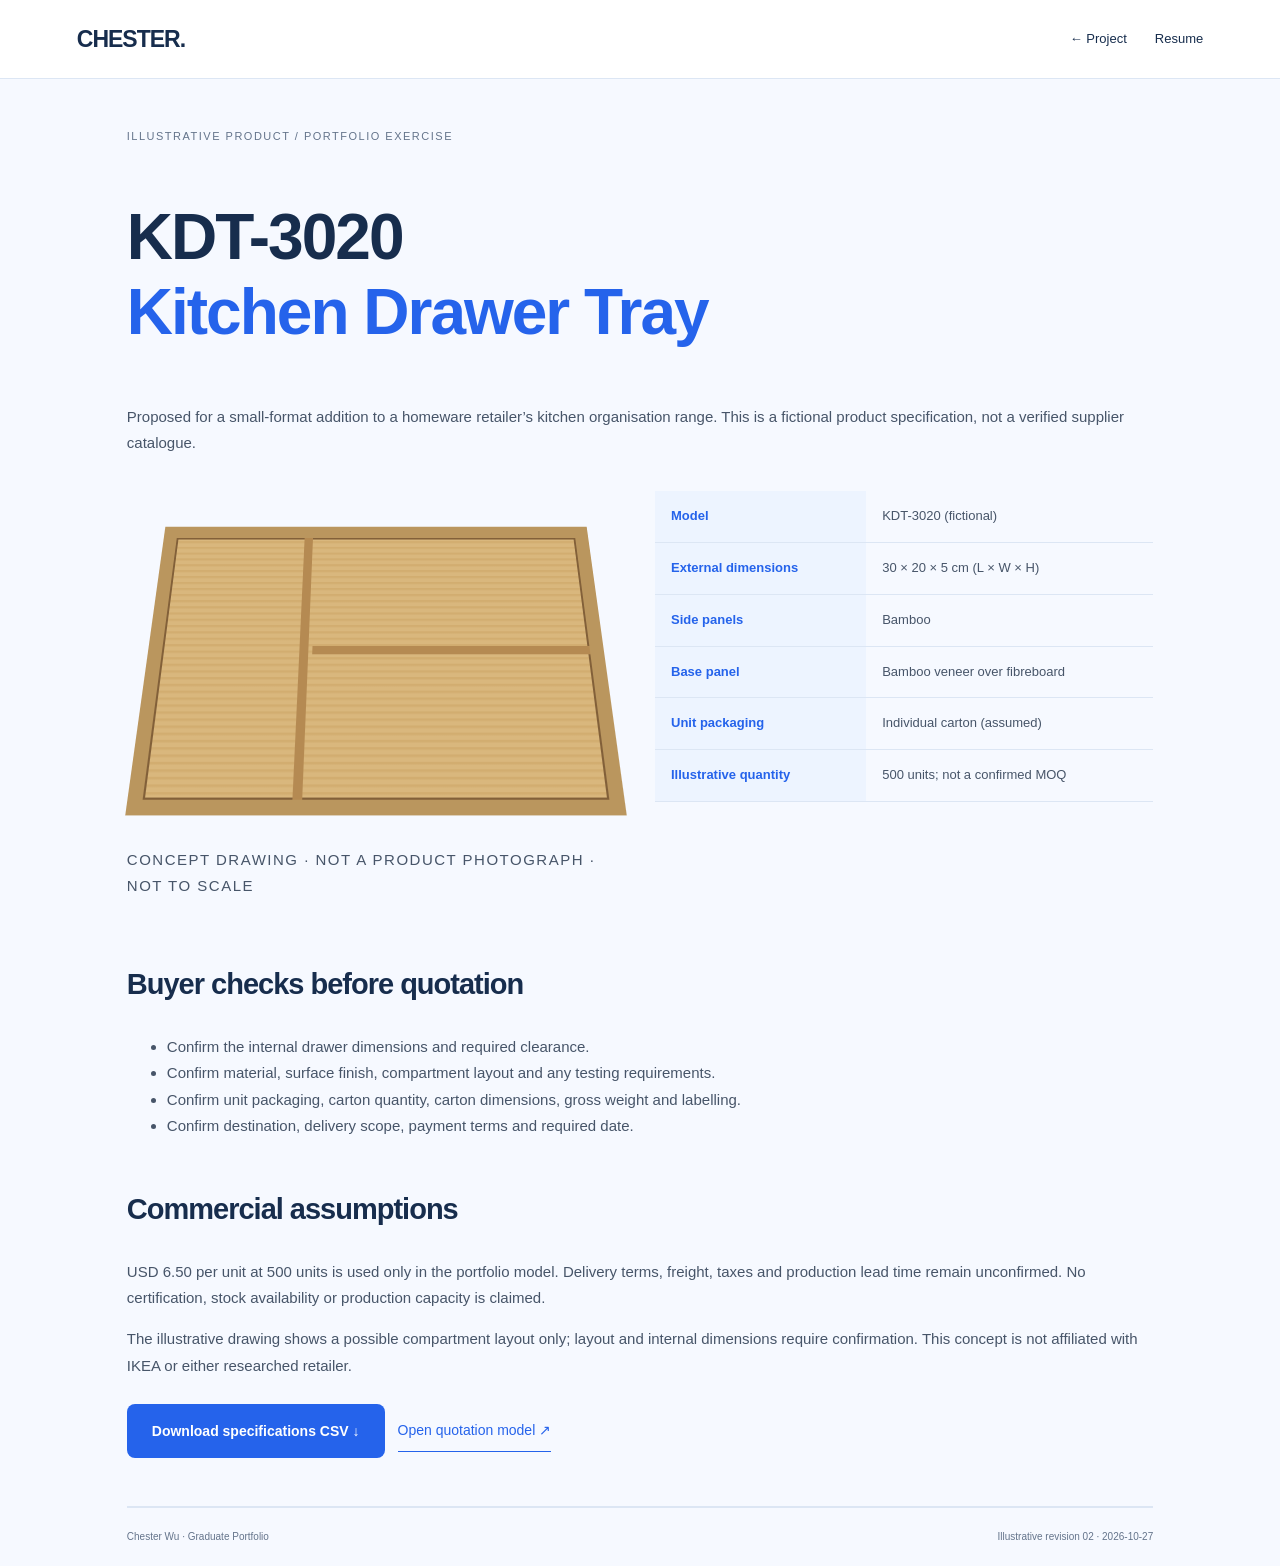
<file: product-sheet.html>
<!doctype html><html lang="en"><head><meta charset="utf-8"><meta name="viewport" content="width=device-width,initial-scale=1"><meta name="description" content="KDT-3020 kitchen drawer tray: illustrative English specification sheet for a graduate sales portfolio."><title>KDT-3020 | Product Specification Sheet</title><link rel="stylesheet" href="portfolio.css?v=blue-white-20261027"></head><body><nav><a class="brand" href="index.html">CHESTER.</a><div class="links"><a href="case-study.html">← Project</a><a href="resume.html">Resume</a></div></nav><main class="wrap case-layout"><section class="section"><div class="small">ILLUSTRATIVE PRODUCT / PORTFOLIO EXERCISE</div><h1>KDT-3020<br><span class="lime">Kitchen Drawer Tray</span></h1><p>Proposed for a small-format addition to a homeware retailer’s kitchen organisation range. This is a fictional product specification, not a verified supplier catalogue.</p><div class="spec-grid"><div><div class="tray" role="img" aria-label="Concept drawing of a divided rectangular drawer tray"></div><p class="small">CONCEPT DRAWING · NOT A PRODUCT PHOTOGRAPH · NOT TO SCALE</p></div><div class="table-wrap"><table><tbody><tr><th>Model</th><td>KDT-3020 (fictional)</td></tr><tr><th>External dimensions</th><td>30 × 20 × 5 cm (L × W × H)</td></tr><tr><th>Side panels</th><td>Bamboo</td></tr><tr><th>Base panel</th><td>Bamboo veneer over fibreboard</td></tr><tr><th>Unit packaging</th><td>Individual carton (assumed)</td></tr><tr><th>Illustrative quantity</th><td>500 units; not a confirmed MOQ</td></tr></tbody></table></div></div><h2>Buyer checks before quotation</h2><ul><li>Confirm the internal drawer dimensions and required clearance.</li><li>Confirm material, surface finish, compartment layout and any testing requirements.</li><li>Confirm unit packaging, carton quantity, carton dimensions, gross weight and labelling.</li><li>Confirm destination, delivery scope, payment terms and required date.</li></ul><h2>Commercial assumptions</h2><p>USD 6.50 per unit at 500 units is used only in the portfolio model. Delivery terms, freight, taxes and production lead time remain unconfirmed. No certification, stock availability or production capacity is claimed.</p><p class="note">The illustrative drawing shows a possible compartment layout only; layout and internal dimensions require confirmation. This concept is not affiliated with IKEA or either researched retailer.</p><div class="hero-actions"><a class="btn" href="product-spec.csv" download>Download specifications CSV ↓</a><a class="textbtn" href="quotation-tool.html#lab">Open quotation model ↗</a></div></section><footer><span>Chester Wu · Graduate Portfolio</span><span>Illustrative revision 02 · 2026-10-27</span></footer></main></body></html>
</file>
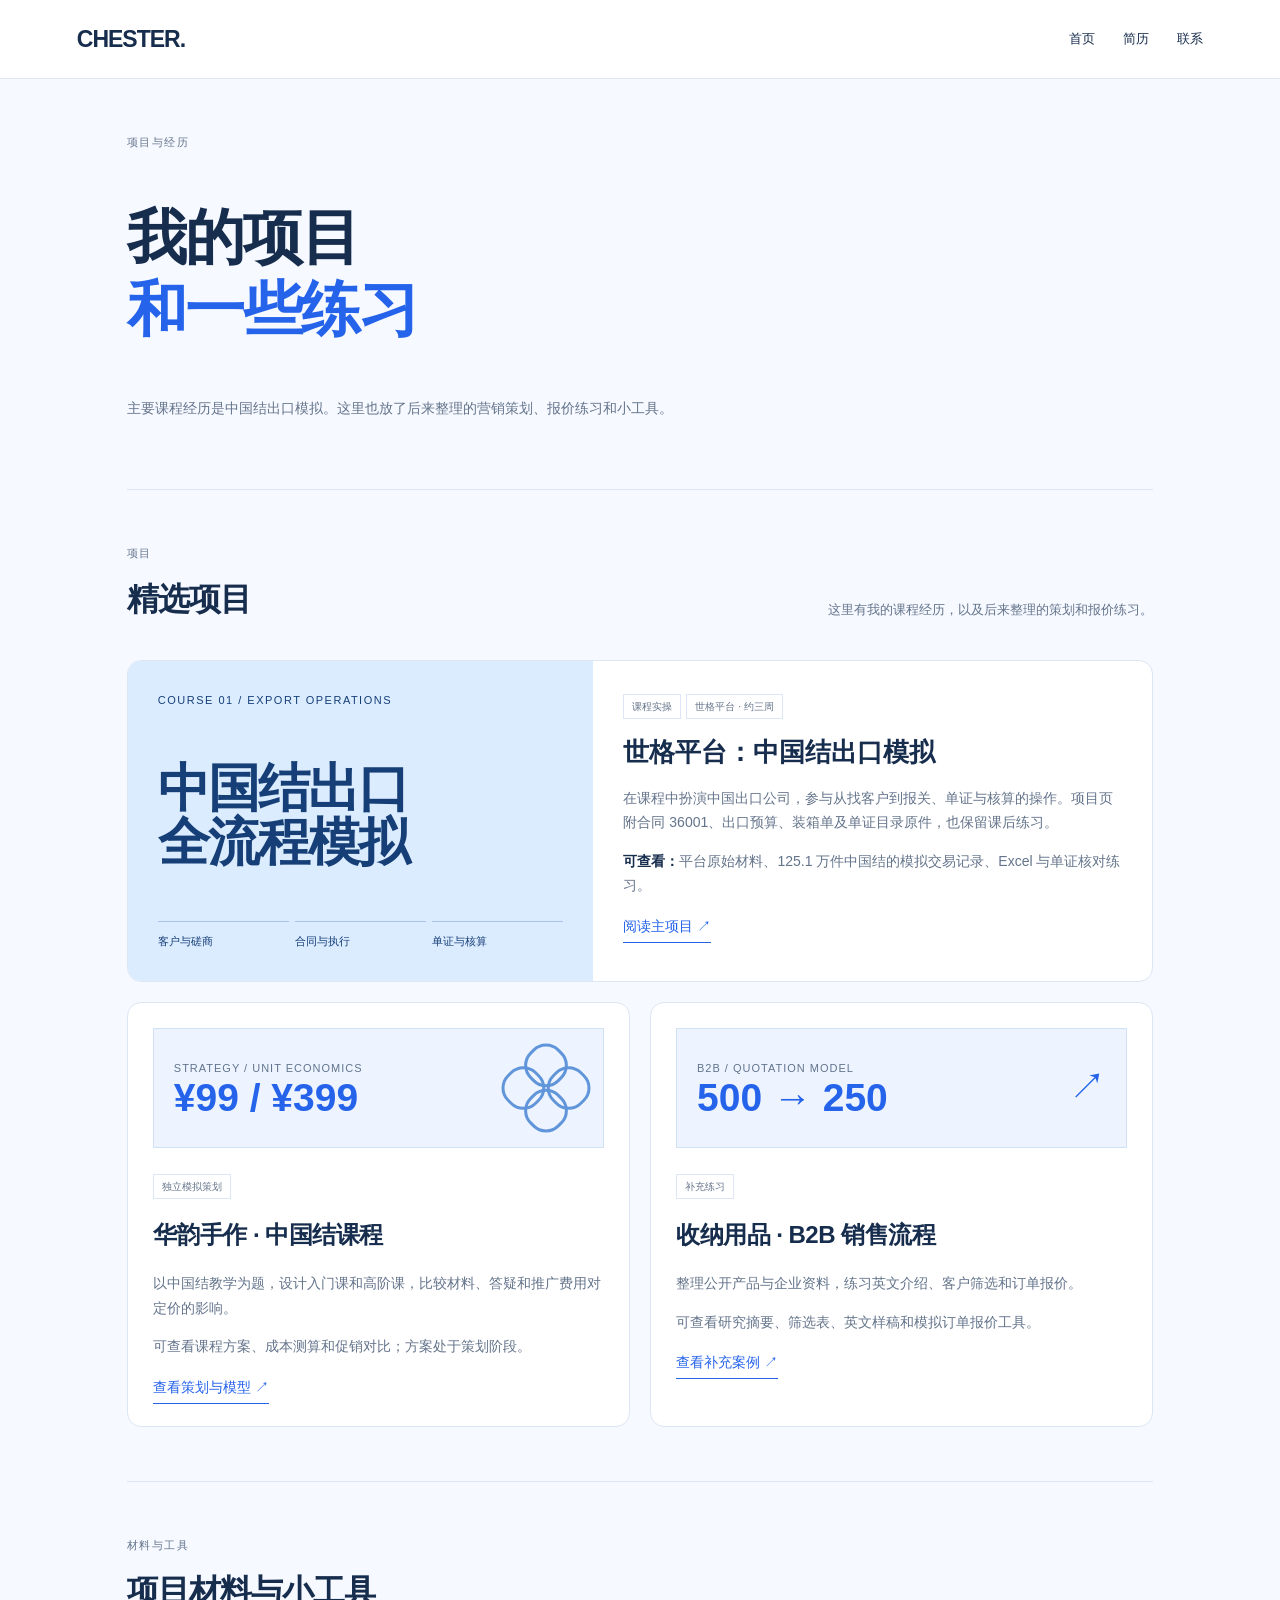
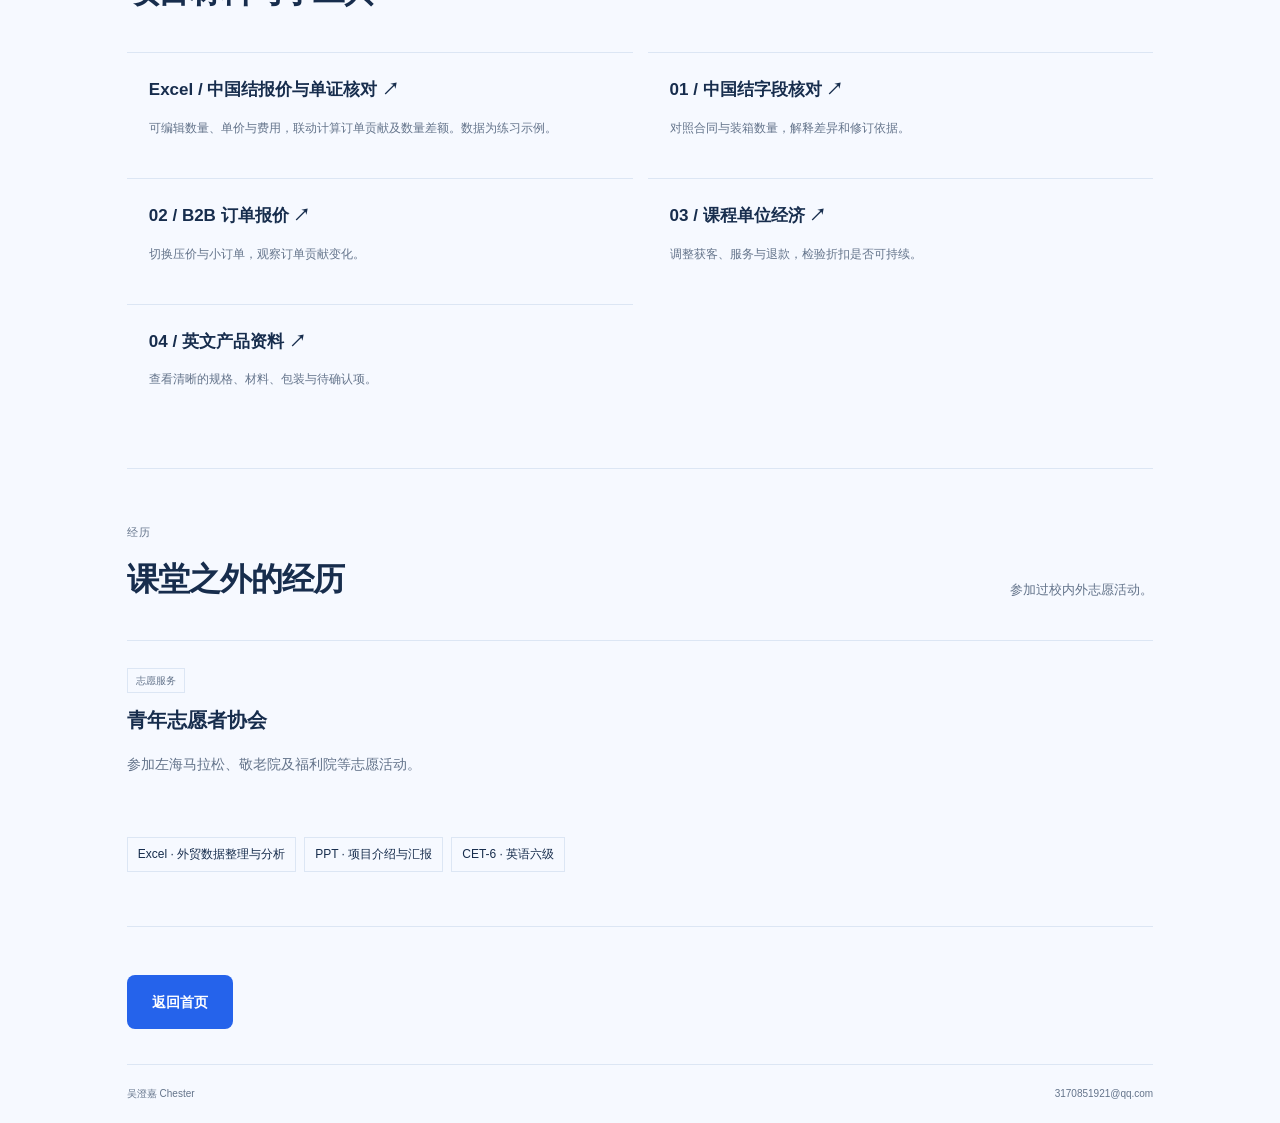
<file: projects.html>
<!doctype html><html lang="zh-CN"><head><meta charset="utf-8"><meta name="viewport" content="width=device-width,initial-scale=1"><meta name="description" content="吴澄嘉 Chester 的课程项目、模拟策划与业务工具。"><title>项目与经历｜Chester</title><link rel="stylesheet" href="portfolio.css?v=blue-white-20261027"></head><body><nav><a class="brand" href="index.html">CHESTER.</a><div class="links"><a href="index.html">首页</a><a href="resume.html">简历</a><a href="mailto:3170851921@qq.com">联系</a></div></nav><main class="wrap"><section class="section"><div class="small">项目与经历</div><h1 style="font-size:clamp(35px,5vw,60px);line-height:1.2;letter-spacing:-2px">我的项目<br><span class="lime">和一些练习</span></h1><p class="note">主要课程经历是中国结出口模拟。这里也放了后来整理的营销策划、报价练习和小工具。</p></section><section class="section" id="work"><div class="section-headline"><div><div class="small">项目</div><h2>精选项目</h2></div><p>这里有我的课程经历，以及后来整理的策划和报价练习。</p></div><article class="featured"><div class="course-visual" aria-hidden="true"><span class="small" style="color:inherit">COURSE 01 / EXPORT OPERATIONS</span><div class="course-title">中国结出口<br>全流程模拟</div><div class="mini-flow"><span>客户与磋商</span><span>合同与执行</span><span>单证与核算</span></div></div><div class="copy"><span class="tag">课程实操</span><span class="tag">世格平台 · 约三周</span><h3>世格平台：中国结出口模拟</h3><p>在课程中扮演中国出口公司，参与从找客户到报关、单证与核算的操作。项目页附合同 36001、出口预算、装箱单及单证目录原件，也保留课后练习。</p><p><strong style="color:var(--ink)">可查看：</strong>平台原始材料、125.1 万件中国结的模拟交易记录、Excel 与单证核对练习。</p><a class="textbtn" href="course-project.html">阅读主项目 ↗</a></div></article>
<div class="project-small-grid"><article class="project-small"><div class="project-preview" aria-hidden="true"><div><div class="preview-label">STRATEGY / UNIT ECONOMICS</div><div class="preview-number">¥99 / ¥399</div></div><div class="knotmark"><i></i><i></i><i></i><i></i></div></div><span class="tag">独立模拟策划</span><h3>华韵手作 · 中国结课程</h3><p>以中国结教学为题，设计入门课和高阶课，比较材料、答疑和推广费用对定价的影响。</p><p>可查看课程方案、成本测算和促销对比；方案处于策划阶段。</p><a class="textbtn" href="marketing-case.html">查看策划与模型 ↗</a></article><article class="project-small"><div class="project-preview" aria-hidden="true"><div><div class="preview-label">B2B / QUOTATION MODEL</div><div class="preview-number">500 → 250</div></div><span style="font-size:37px;color:var(--lime)">↗</span></div><span class="tag">补充练习</span><h3>收纳用品 · B2B 销售流程</h3><p>整理公开产品与企业资料，练习英文介绍、客户筛选和订单报价。</p><p>可查看研究摘要、筛选表、英文样稿和模拟订单报价工具。</p><a class="textbtn" href="case-study.html">查看补充案例 ↗</a></article></div></section><section class="section" id="lab"><div class="section-headline"><div><div class="small">材料与工具</div><h2>项目材料与小工具</h2></div></div><div class="evidence-links"><a class="evidence-link" href="foreign-trade-review.xlsx" download><strong>Excel / 中国结报价与单证核对 ↗</strong><span>可编辑数量、单价与费用，联动计算订单贡献及数量差额。数据为练习示例。</span></a><a class="evidence-link" href="knot-artifacts.html#check"><strong>01 / 中国结字段核对 ↗</strong><span>对照合同与装箱数量，解释差异和修订依据。</span></a><a class="evidence-link" href="quotation-tool.html#lab"><strong>02 / B2B 订单报价 ↗</strong><span>切换压价与小订单，观察订单贡献变化。</span></a><a class="evidence-link" href="marketing-case.html#economics"><strong>03 / 课程单位经济 ↗</strong><span>调整获客、服务与退款，检验折扣是否可持续。</span></a><a class="evidence-link" href="product-sheet.html"><strong>04 / 英文产品资料 ↗</strong><span>查看清晰的规格、材料、包装与待确认项。</span></a></div></section><section class="section" id="experience"><div class="section-headline"><div><div class="small">经历</div><h2>课堂之外的经历</h2></div><p>参加过校内外志愿活动。</p></div><div class="experience-list"><article class="experience-item"><span class="tag">志愿服务</span><h3>青年志愿者协会</h3><p>参加左海马拉松、敬老院及福利院等志愿活动。</p></article></div><div id="skills" class="skill-strip"><span>Excel · 外贸数据整理与分析</span><span>PPT · 项目介绍与汇报</span><span>CET-6 · 英语六级</span></div></section><section class="contact"><a class="btn" href="index.html">返回首页</a></section><footer><span>吴澄嘉 Chester</span><span>3170851921@qq.com</span></footer></main></body></html>
</file>
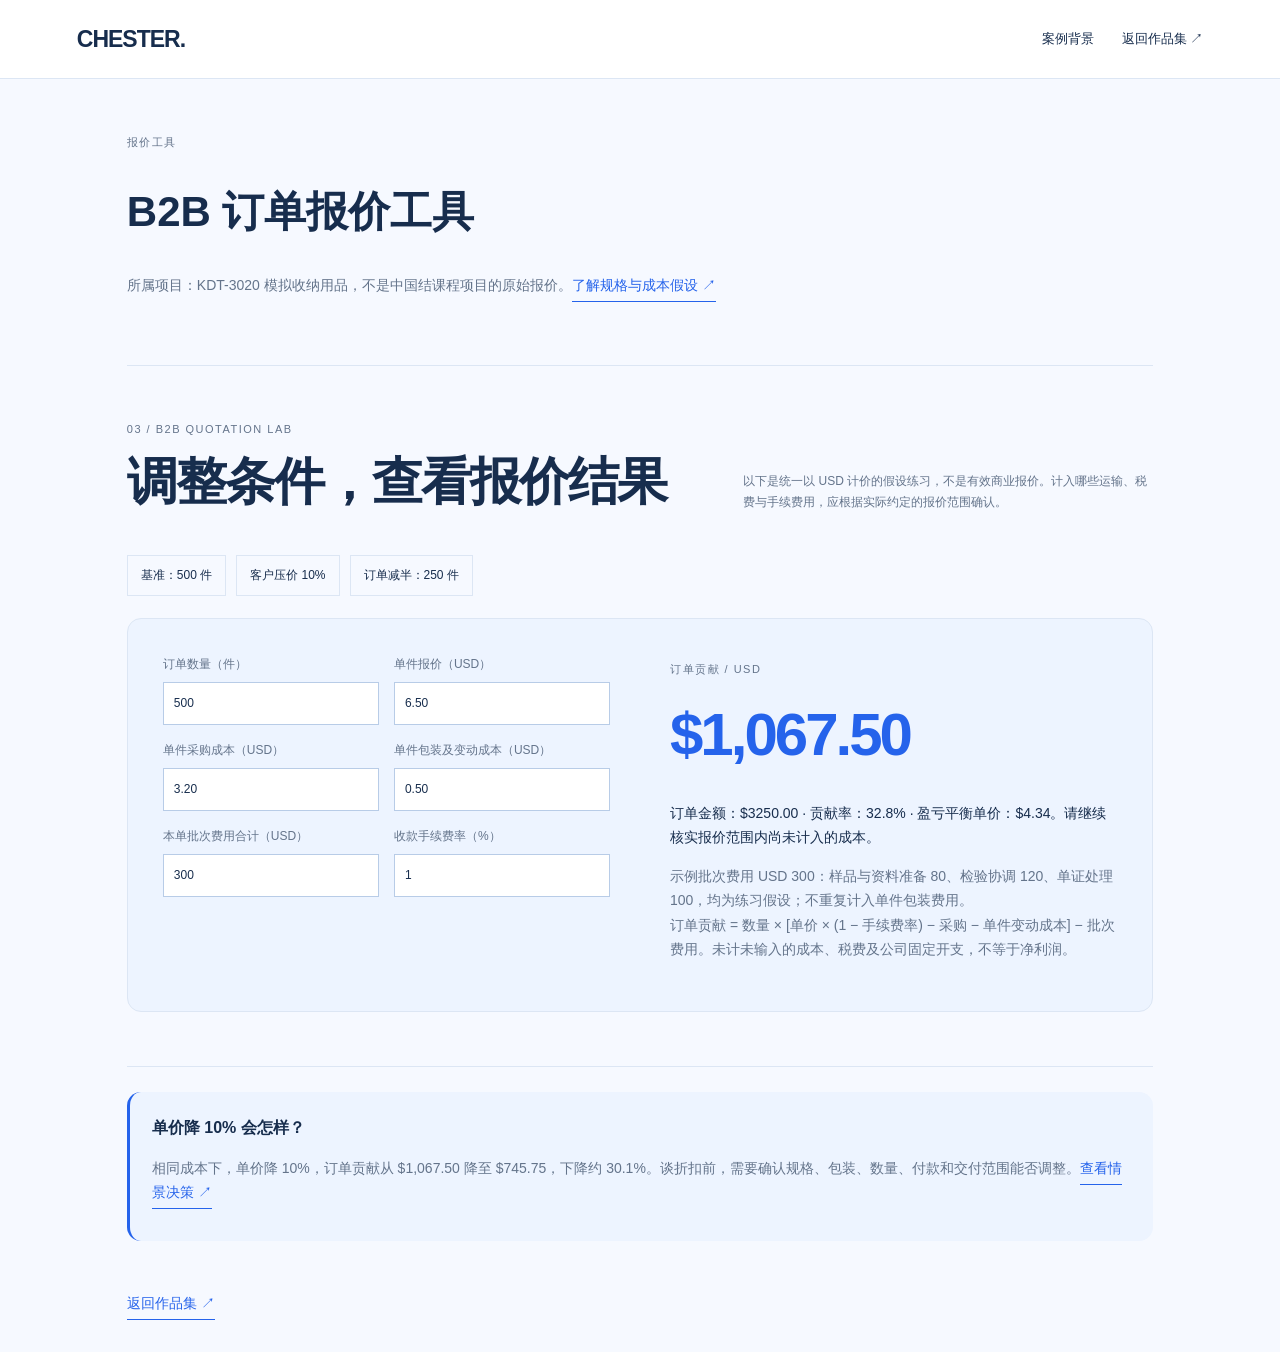
<file: quotation-tool.html>
<!doctype html><html lang="zh-CN"><head><meta charset="utf-8"><meta name="viewport" content="width=device-width,initial-scale=1"><meta name="description" content="模拟订单报价工具，比较订单量和价格变化对贡献及盈亏平衡单价的影响。"><title>B2B 订单报价工具｜Chester</title><link rel="stylesheet" href="portfolio.css?v=blue-white-20261027"></head><body><nav><a class="brand" href="index.html">CHESTER.</a><div class="links"><a href="case-study.html">案例背景</a><a href="index.html#work">返回作品集 ↗</a></div></nav><main class="wrap"><section class="section"><div class="small">报价工具</div><h1 style="font-size:42px;line-height:1.2">B2B 订单报价工具</h1><p class="note">所属项目：KDT-3020 模拟收纳用品，不是中国结课程项目的原始报价。<a class="textbtn" href="case-study.html">了解规格与成本假设 ↗</a></p></section><section class="section" id="lab"><div class="heading"><div><div class="small">03 / B2B QUOTATION LAB</div><h2>调整条件，查看报价结果</h2></div><p class="note">以下是统一以 USD 计价的假设练习，不是有效商业报价。计入哪些运输、税费与手续费用，应根据实际约定的报价范围确认。</p></div><div class="scenario-controls" role="group" aria-label="报价演示情景"><button type="button" data-scenario="baseline">基准：500 件</button><button type="button" data-scenario="discount">客户压价 10%</button><button type="button" data-scenario="small">订单减半：250 件</button></div><div class="lab"><form id="calculator"><div class="inputs"><label>订单数量（件）<input id="quantity" type="number" min="1" step="1" value="500"></label><label>单件报价（USD）<input id="price" type="number" min="0" step="0.01" value="6.50"></label><label>单件采购成本（USD）<input id="cost" type="number" min="0" step="0.01" value="3.20"></label><label>单件包装及变动成本（USD）<input id="variable" type="number" min="0" step="0.01" value="0.50"></label><label>本单批次费用合计（USD）<input id="batch" type="number" min="0" step="0.01" value="300"></label><label>收款手续费率（%）<input id="fee" type="number" min="0" max="100" step="0.1" value="1"></label></div></form><div aria-live="polite" aria-atomic="true"><span class="small">订单贡献 / USD</span><output id="profit">$1,067.50</output><p id="analysis"></p><p class="note">示例批次费用 USD 300：样品与资料准备 80、检验协调 120、单证处理 100，均为练习假设；不重复计入单件包装费用。<br>订单贡献 = 数量 × [单价 × (1 − 手续费率) − 采购 − 单件变动成本] − 批次费用。未计未输入的成本、税费及公司固定开支，不等于净利润。</p></div></div></section><div class="decision"><strong>单价降 10% 会怎样？</strong><p class="note">相同成本下，单价降 10%，订单贡献从 $1,067.50 降至 $745.75，下降约 30.1%。谈折扣前，需要确认规格、包装、数量、付款和交付范围能否调整。<a class="textbtn" href="case-study.html#decisions">查看情景决策 ↗</a></p></div><section class="contact"><a class="textbtn" href="index.html">返回作品集 ↗</a></section></main><script>
function quote(q,p,c,v,b,f){const revenue=q*p;const contribution=q*(p*(1-f/100)-c-v)-b;return{revenue,contribution,margin:revenue>0?contribution/revenue*100:null,breakEven:f<100?(c+v+b/q)/(1-f/100):null}}
function calculate(){const ids=['quantity','price','cost','variable','batch','fee'];const nodes=ids.map(id=>document.getElementById(id));if(nodes.some(n=>n.value===''||!n.checkValidity()||!Number.isFinite(Number(n.value)))){document.getElementById('profit').textContent='—';document.getElementById('analysis').textContent='请填写有效数值：数量为正整数，成本非负，费率为 0–100%。';return}const r=quote(...nodes.map(n=>Number(n.value)));document.getElementById('profit').textContent=(r.contribution<0?'−$':'$')+Math.abs(r.contribution).toLocaleString('en-US',{minimumFractionDigits:2,maximumFractionDigits:2});document.getElementById('analysis').textContent=`订单金额：$${r.revenue.toFixed(2)} · 贡献率：${r.margin===null?'不适用':r.margin.toFixed(1)+'%'} · 盈亏平衡单价：${r.breakEven===null?'不存在（手续费率为100%）':'$'+r.breakEven.toFixed(2)}。${r.contribution<0?'当前假设下亏损，需调整报价或成本。':'请继续核实报价范围内尚未计入的成本。'}`}
document.getElementById('calculator').addEventListener('submit',e=>e.preventDefault());document.querySelectorAll('#calculator input').forEach(n=>n.addEventListener('input',calculate));calculate();
const scenarios={baseline:[500,6.5,3.2,.5,300,1],discount:[500,5.85,3.2,.5,300,1],small:[250,6.5,3.2,.5,300,1]};
document.querySelectorAll('[data-scenario]').forEach(button=>button.addEventListener('click',()=>{['quantity','price','cost','variable','batch','fee'].forEach((id,i)=>document.getElementById(id).value=scenarios[button.dataset.scenario][i]);calculate()}));
</script></body></html>
</file>
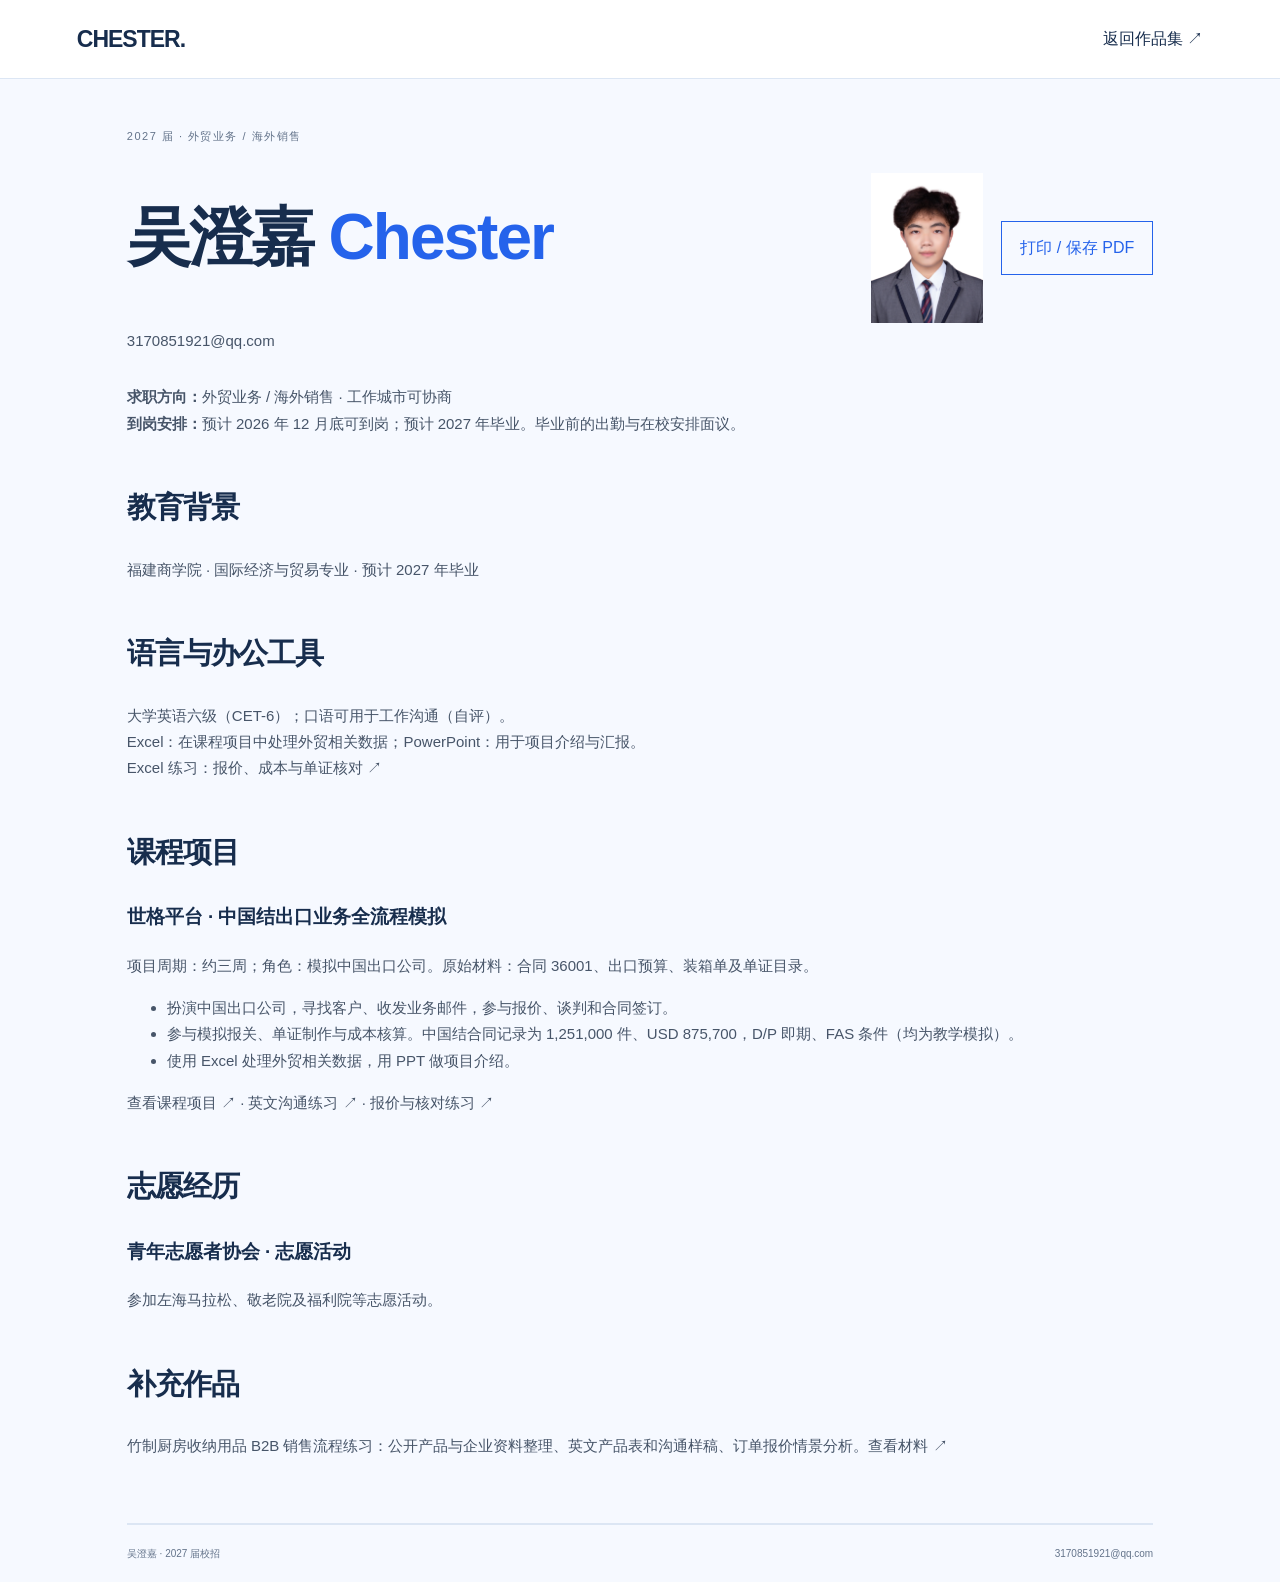
<file: resume.html>
<!doctype html><html lang="zh-CN"><head><meta charset="utf-8"><meta name="viewport" content="width=device-width,initial-scale=1"><title>吴澄嘉 Chester｜个人简历</title><link rel="stylesheet" href="portfolio.css?v=blue-white-20261027"><style>@media print{.case-layout .section{padding:0}.case-layout h2{margin-top:16px}.case-layout h1{font-size:32px}.resume-photo{width:80px;height:106px}.case-layout p,.case-layout li{font-size:12px;line-height:1.45}}.resume-head{display:flex;justify-content:space-between;align-items:center;gap:20px}</style></head><body><nav><a class="brand" href="index.html">CHESTER.</a><a href="index.html#about">返回作品集 ↗</a></nav><main class="wrap case-layout"><section class="section"><div class="resume-head"><div><div class="small">2027 届 · 外贸业务 / 海外销售</div><h1>吴澄嘉 <span class="lime">Chester</span></h1><p><a href="mailto:3170851921@qq.com">3170851921@qq.com</a></p></div><div class="resume-actions"><img class="resume-photo" src="assets/chester.jpg" alt="吴澄嘉个人证件照" width="112" height="150"><button class="print-btn" onclick="window.print()">打印 / 保存 PDF</button></div></div><p><strong>求职方向：</strong>外贸业务 / 海外销售 · 工作城市可协商<br><strong>到岗安排：</strong>预计 2026 年 12 月底可到岗；预计 2027 年毕业。毕业前的出勤与在校安排面议。</p><h2>教育背景</h2><p>福建商学院 · 国际经济与贸易专业 · 预计 2027 年毕业</p><h2>语言与办公工具</h2><p>大学英语六级（CET-6）；口语可用于工作沟通（自评）。<br>Excel：在课程项目中处理外贸相关数据；PowerPoint：用于项目介绍与汇报。<br><a href="foreign-trade-review.xlsx" download>Excel 练习：报价、成本与单证核对 ↗</a></p><h2>课程项目</h2><h3>世格平台 · 中国结出口业务全流程模拟</h3><p>项目周期：约三周；角色：模拟中国出口公司。原始材料：合同 36001、出口预算、装箱单及单证目录。</p><ul class="resume-list"><li>扮演中国出口公司，寻找客户、收发业务邮件，参与报价、谈判和合同签订。</li><li>参与模拟报关、单证制作与成本核算。中国结合同记录为 1,251,000 件、USD 875,700，D/P 即期、FAS 条件（均为教学模拟）。</li><li>使用 Excel 处理外贸相关数据，用 PPT 做项目介绍。</li></ul><p><a href="course-project.html">查看课程项目 ↗</a> · <a href="course-project.html#communication">英文沟通练习 ↗</a> · <a href="knot-artifacts.html#quote">报价与核对练习 ↗</a></p><h2>志愿经历</h2><h3>青年志愿者协会 · 志愿活动</h3><p>参加左海马拉松、敬老院及福利院等志愿活动。</p><h2>补充作品</h2><p>竹制厨房收纳用品 B2B 销售流程练习：公开产品与企业资料整理、英文产品表和沟通样稿、订单报价情景分析。<a href="case-study.html">查看材料 ↗</a></p></section><footer><span>吴澄嘉 · 2027 届校招</span><span>3170851921@qq.com</span></footer></main></body></html>
</file>
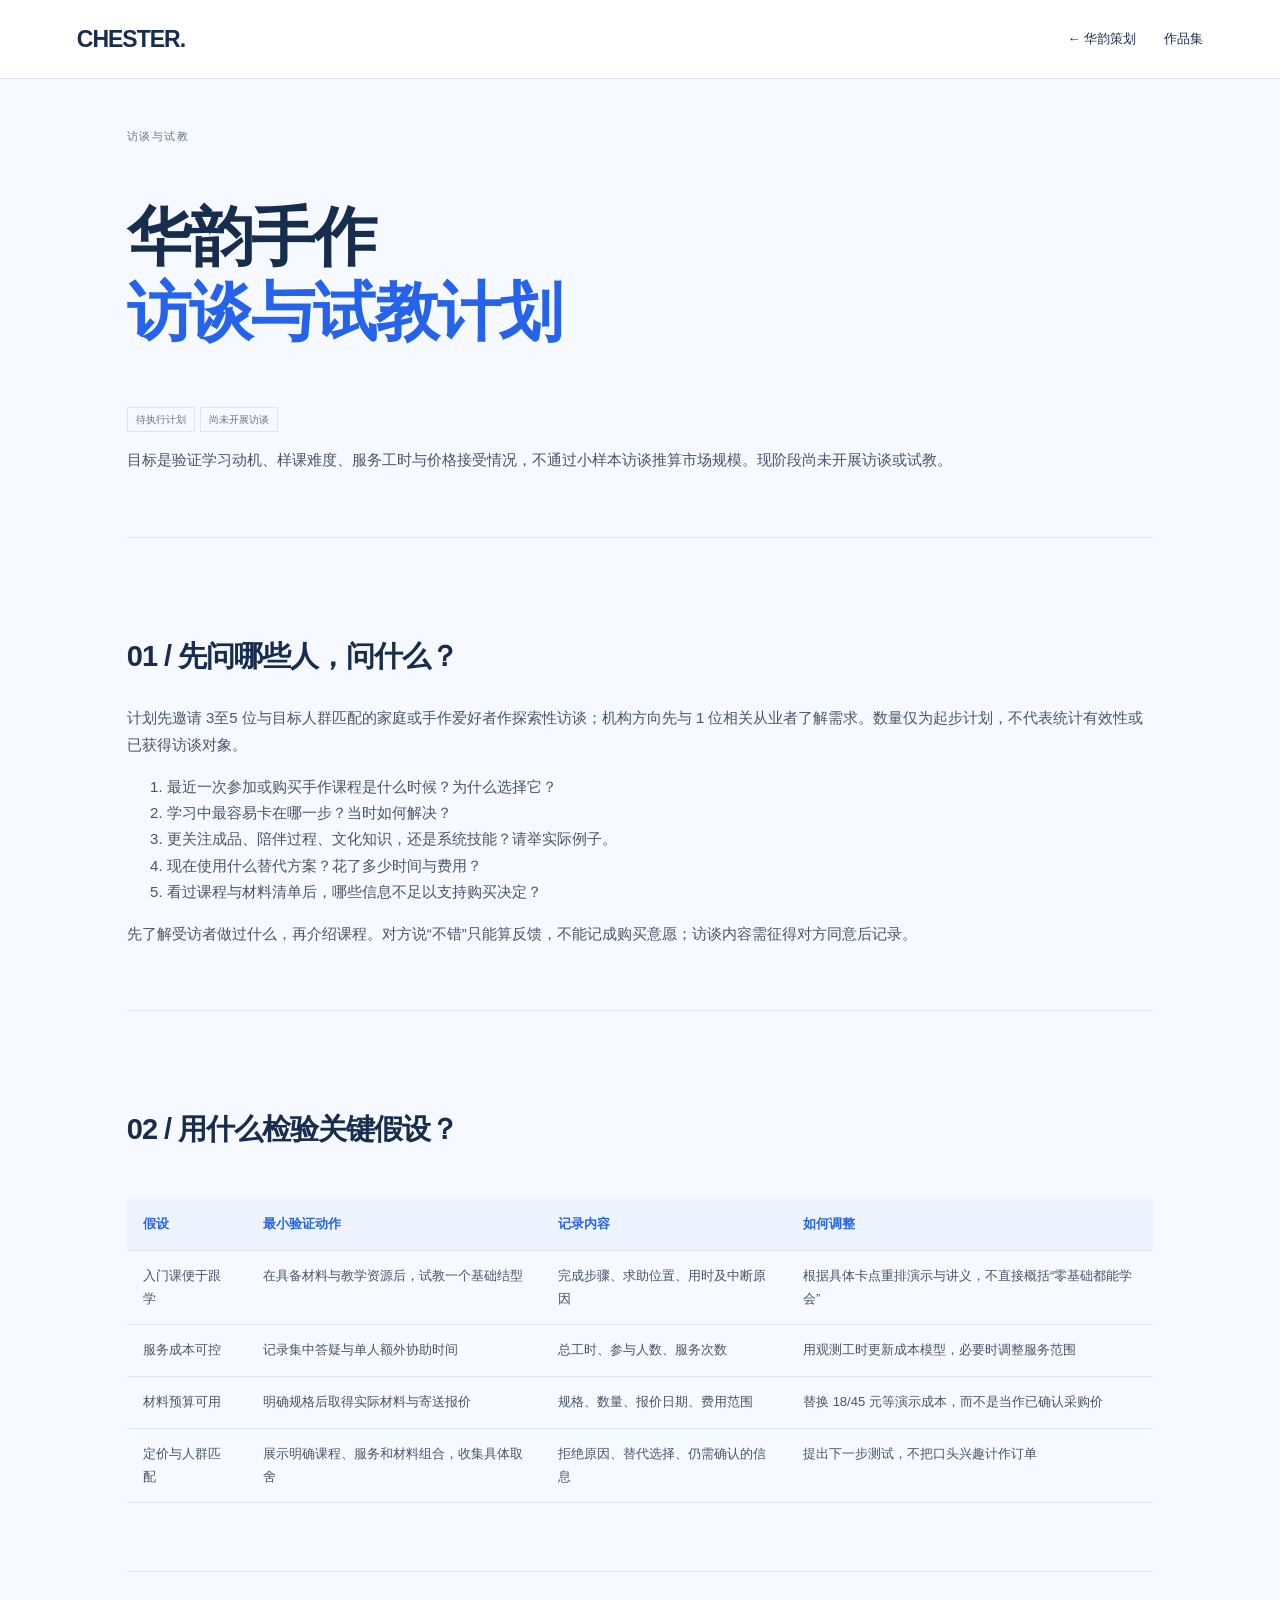
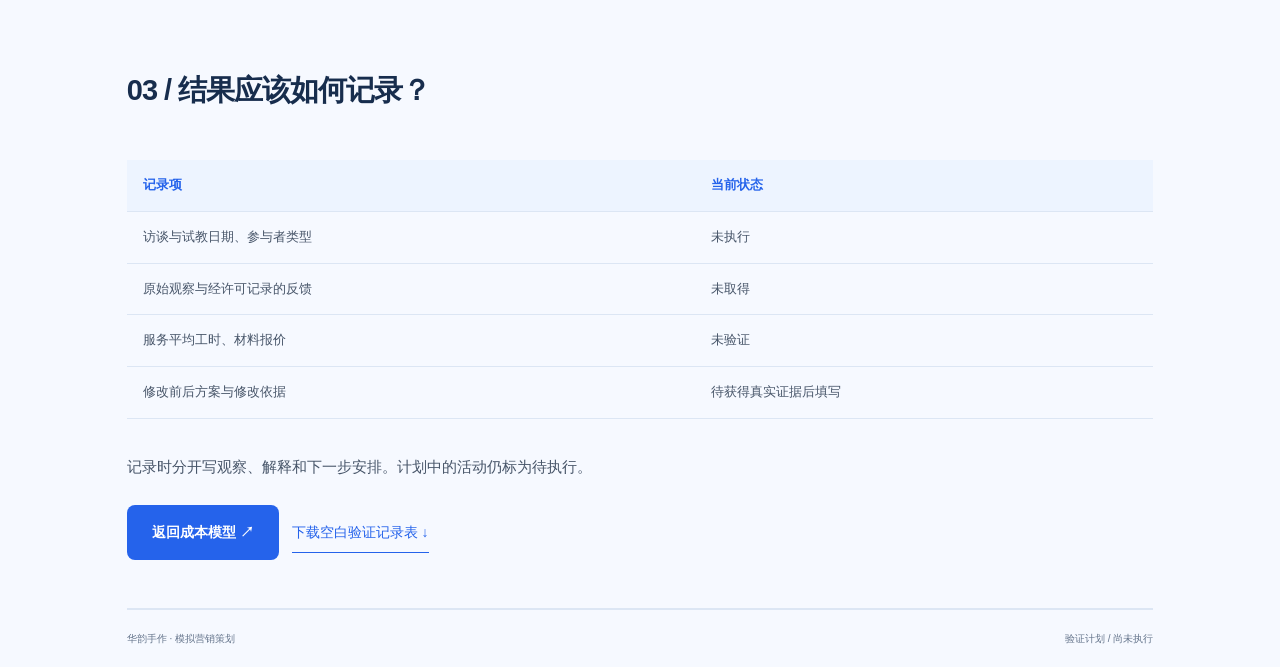
<file: validation-plan.html>
<!doctype html><html lang="zh-CN"><head><meta charset="utf-8"><meta name="viewport" content="width=device-width,initial-scale=1"><meta name="description" content="待执行的华韵手作课程访谈、试教与成本验证计划，未编造真实访谈或市场结果。"><title>华韵手作验证计划｜访谈与试教记录</title><link rel="stylesheet" href="portfolio.css?v=blue-white-20261027"></head><body><a class="skip" href="#main">跳转至内容</a><nav><a class="brand" href="index.html">CHESTER.</a><div class="links"><a href="marketing-case.html">← 华韵策划</a><a href="index.html#work">作品集</a></div></nav><main id="main" class="wrap case-layout"><section class="section"><div class="small">访谈与试教</div><h1>华韵手作<br><span class="lime">访谈与试教计划</span></h1><span class="tag">待执行计划</span><span class="tag">尚未开展访谈</span><p>目标是验证学习动机、样课难度、服务工时与价格接受情况，不通过小样本访谈推算市场规模。现阶段尚未开展访谈或试教。</p></section><section class="section"><h2>01 / 先问哪些人，问什么？</h2><p>计划先邀请 3至5 位与目标人群匹配的家庭或手作爱好者作探索性访谈；机构方向先与 1 位相关从业者了解需求。数量仅为起步计划，不代表统计有效性或已获得访谈对象。</p><ol><li>最近一次参加或购买手作课程是什么时候？为什么选择它？</li><li>学习中最容易卡在哪一步？当时如何解决？</li><li>更关注成品、陪伴过程、文化知识，还是系统技能？请举实际例子。</li><li>现在使用什么替代方案？花了多少时间与费用？</li><li>看过课程与材料清单后，哪些信息不足以支持购买决定？</li></ol><p>先了解受访者做过什么，再介绍课程。对方说“不错”只能算反馈，不能记成购买意愿；访谈内容需征得对方同意后记录。</p></section><section class="section"><h2>02 / 用什么检验关键假设？</h2><div class="table-wrap"><table><thead><tr><th>假设</th><th>最小验证动作</th><th>记录内容</th><th>如何调整</th></tr></thead><tbody><tr><td>入门课便于跟学</td><td>在具备材料与教学资源后，试教一个基础结型</td><td>完成步骤、求助位置、用时及中断原因</td><td>根据具体卡点重排演示与讲义，不直接概括“零基础都能学会”</td></tr><tr><td>服务成本可控</td><td>记录集中答疑与单人额外协助时间</td><td>总工时、参与人数、服务次数</td><td>用观测工时更新成本模型，必要时调整服务范围</td></tr><tr><td>材料预算可用</td><td>明确规格后取得实际材料与寄送报价</td><td>规格、数量、报价日期、费用范围</td><td>替换 18/45 元等演示成本，而不是当作已确认采购价</td></tr><tr><td>定价与人群匹配</td><td>展示明确课程、服务和材料组合，收集具体取舍</td><td>拒绝原因、替代选择、仍需确认的信息</td><td>提出下一步测试，不把口头兴趣计作订单</td></tr></tbody></table></div></section><section class="section"><h2>03 / 结果应该如何记录？</h2><div class="table-wrap"><table><thead><tr><th>记录项</th><th>当前状态</th></tr></thead><tbody><tr><td>访谈与试教日期、参与者类型</td><td>未执行</td></tr><tr><td>原始观察与经许可记录的反馈</td><td>未取得</td></tr><tr><td>服务平均工时、材料报价</td><td>未验证</td></tr><tr><td>修改前后方案与修改依据</td><td>待获得真实证据后填写</td></tr></tbody></table></div><p>记录时分开写观察、解释和下一步安排。计划中的活动仍标为待执行。</p><div class="hero-actions"><a class="btn" href="marketing-case.html#economics">返回成本模型 ↗</a><a class="textbtn" href="marketing-validation.csv" download>下载空白验证记录表 ↓</a></div></section><footer><span>华韵手作 · 模拟营销策划</span><span>验证计划 / 尚未执行</span></footer></main></body></html>
</file>
<file: home.css>
:root{--paper:#f7faff;--ink:#172d4d;--muted:#64748b;--green:#dbeafe;--line:#dce6f4}*{box-sizing:border-box}html{scroll-behavior:smooth}body{margin:0;background:var(--paper);color:var(--ink);font:15px/1.65 'Segoe UI','Microsoft Yahei',Arial,sans-serif}a{color:inherit;text-decoration:none}button{font:inherit;color:inherit;cursor:pointer}button,a{touch-action:manipulation}a:focus-visible,button:focus-visible{outline:3px solid #2563eb;outline-offset:6px}.topbar{max-width:1180px;margin:auto;padding:24px 35px;display:flex;align-items:center;justify-content:space-between}.wordmark{display:flex;align-items:center;gap:12px;font-size:17px;font-weight:700}.logo-mark{position:relative;display:grid;place-items:center;width:39px;height:39px;border:1.5px solid var(--ink);border-radius:12px;background:#e7f0ff;font-size:23px}.logo-mark span{font-size:10px;position:absolute;right:3px;bottom:0}.wordmark-sub{display:block;font-size:10px;font-weight:400;color:var(--muted);letter-spacing:1px}.availability{font-size:11px;display:flex;align-items:center;gap:7px;background:#edf4ff;padding:8px 12px;border-radius:30px}.availability i{width:6px;height:6px;background:#4381d1;border-radius:50%}.welcome{text-align:center;padding:16px 20px 0}.eyebrow{font-size:10px;color:var(--muted);letter-spacing:2.4px;margin:0 0 10px}.welcome h1{font-size:clamp(27px,4vw,44px);letter-spacing:-1.4px;font-weight:600;line-height:1.3;margin:0 0 13px}.welcome h1 span{position:relative;z-index:0}.welcome h1 span:after{content:'';position:absolute;left:-1px;right:-2px;bottom:1px;height:12px;background:var(--green);z-index:-1;border-radius:4px;transform:rotate(-2deg)}.intro{font-size:13px;line-height:1.9;color:var(--muted);margin:0}.personal-world{position:relative;width:min(920px,100%);height:510px;margin:2px auto 0}.avatar-stage{position:absolute;width:280px;left:50%;top:105px;transform:translateX(-50%);text-align:center}.avatar-halo{position:absolute;width:262px;height:262px;border-radius:50%;background:#e6f0ff;left:9px;top:12px;z-index:-1}.avatar-halo:after{content:'';position:absolute;inset:-10px;border:1px dashed #b9d0ee;border-radius:50%;transform:rotate(10deg)}.avatar-canvas{position:relative;width:280px;height:280px;isolation:isolate}.avatar-fallback{width:100%;height:100%;object-fit:contain;display:block}.avatar-sprite{position:absolute;inset:0;background-repeat:no-repeat;background-size:300% 300%;background-position:50% 50%}.avatar-doodle{position:absolute;inset:0;pointer-events:none}.avatar-doodle span:first-child{position:absolute;right:-6px;top:76px;width:17px;height:10px;border-top:2px solid #7da5d9;transform:rotate(19deg)}.avatar-doodle span:last-child{position:absolute;right:-9px;top:92px;width:15px;height:7px;border-top:2px solid #7da5d9;transform:rotate(40deg)}.name-sticker{position:relative;display:inline-block;top:-6px;font-size:12px;font-weight:700;letter-spacing:1px;background:#ffffff;border:1.3px solid #6f92bd;border-radius:4px;padding:7px 18px;transform:rotate(-3deg)}.name-sticker span{font-size:11px;font-weight:400;letter-spacing:0;margin-left:9px}.motion-hint{font-size:10px;letter-spacing:.5px;color:#7389a6;margin:5px 0}.world-card{position:absolute;display:block;width:194px;height:170px;padding:17px 19px;border:1.4px solid #afc5e2;background:#ffffff;border-radius:13px;text-align:left;transition:transform .24s ease,box-shadow .24s ease,border-color .24s ease}.world-card:hover{transform:translateY(-6px) rotate(0deg);box-shadow:0 8px 0 #d5e5fb;border-color:#6194d6}.card-number{font-size:9px;letter-spacing:1px;position:absolute;top:11px;left:13px;color:#6d84a4}.card-art{display:block;width:120px;height:81px;margin:0 auto 4px}.world-card strong{font-size:16px;font-weight:650;line-height:1.2}.world-card strong>span{font-size:10px;font-weight:400;color:#778ba5;margin-left:8px}.card-detail{display:block;font-size:9px;color:#71849e;margin-top:7px;letter-spacing:.2px}.card-arrow{position:absolute;right:13px;bottom:15px;font-size:18px}.resume-card{top:33px;left:93px;transform:rotate(-5deg);background:#ffffff}.project-card{top:278px;left:62px;transform:rotate(3deg);background:#edf5ff}.skill-card{top:33px;right:75px;transform:rotate(4deg);background:#e7f0ff}.contact-card{top:278px;right:59px;transform:rotate(-3deg);background:#f4f8ff}.orbit-line{position:absolute;border:1px dashed #c8daf1;border-radius:50%;left:50%;top:50%;transform:translate(-50%,-48%) rotate(-10deg);width:660px;height:350px;z-index:-1}.orbit-two{width:510px;height:410px;transform:translate(-50%,-46%) rotate(22deg);opacity:.5}.spark{position:absolute;color:#8eb1df;font-size:22px}.spark-one{left:32%;top:47px;transform:rotate(-18deg)}.spark-two{right:30%;bottom:45px;font-size:31px;font-weight:200}.school-note{text-align:center;font-size:11px;color:#7a8ca5;letter-spacing:.6px;margin:1px 15px 26px}footer{max-width:1110px;margin:0 auto;border-top:1px solid var(--line);padding:16px 0 22px;display:flex;justify-content:space-between;color:#778aa4;font-size:10px}footer a span{margin-left:7px}.anchor{position:absolute;top:0}.skip{position:absolute;left:10px;top:-100px}.skip:focus{top:10px;z-index:10;background:#fff;padding:12px}dialog{max-width:600px;width:calc(100% - 32px);border:1px solid #bfd1e9;border-radius:17px;background:#ffffff;color:var(--ink);padding:35px;max-height:85vh;box-shadow:0 22px 80px #163f7820}dialog::backdrop{background:#1a355766;backdrop-filter:blur(4px)}.dialog-close{position:absolute;right:16px;top:9px;border:0;background:none;font-size:26px;color:#6b82a2}dialog h2{font-size:24px;line-height:1.4;margin:0 15px 25px 0;letter-spacing:-.5px}.skill-list article{display:flex;gap:18px;border-top:1px solid var(--line);padding:17px 0}.skill-list article>span{display:grid;place-items:center;width:45px;height:45px;flex-shrink:0;border:1px solid #bfd5ef;border-radius:9px;background:#edf4ff;font-size:10px;font-weight:700}.skill-list h3{font-size:15px;margin:0 0 4px}.skill-list p{font-size:13px;color:var(--muted);margin:0}.skill-list a,.dialog-resume{font-size:12px;display:inline-block;color:#2563eb;border-bottom:1px solid #a5c4ec;margin-top:12px}.dialog-resume{margin-top:18px}body.dialog-open{overflow:hidden}@media(min-width:1000px) and (min-height:900px){.welcome{padding-top:35px}.personal-world{margin-top:12px;height:540px}.avatar-stage{top:117px}.resume-card,.skill-card{top:45px}.project-card,.contact-card{top:308px}}@media(max-width:760px){.topbar{padding:19px 22px}.wordmark-sub{font-size:9px}.availability{font-size:9px;padding:6px 9px}.welcome{padding-top:20px}.welcome h1{font-size:29px}.intro{font-size:12px}.personal-world{height:auto;margin:20px auto 25px;display:grid;grid-template-columns:1fr 1fr;gap:15px;padding:0 25px;max-width:470px}.avatar-stage{position:relative;left:auto;top:auto;transform:none;grid-column:1/-1;grid-row:1;width:210px;margin:0 auto 14px}.avatar-canvas{width:210px;height:210px}.avatar-halo{width:196px;height:196px;left:7px;top:8px}.avatar-halo:after{inset:-7px}.world-card{position:relative;top:auto;left:auto;right:auto;width:100%;height:154px;padding:14px 15px;transform:none!important;border-radius:12px}.card-art{height:65px;width:105px;margin-bottom:7px}.world-card strong{font-size:15px}.card-detail{font-size:9px}.card-number{font-size:8px;top:9px;left:10px}.world-card strong>span{font-size:9px;margin-left:6px}.card-arrow{bottom:11px;right:10px}.world-card:hover{box-shadow:0 4px 0 #d5e5fb}.orbit-line,.spark{display:none}.school-note{font-size:10px;margin-bottom:25px}footer{margin:0 23px;padding:14px 0 20px;font-size:9px}.motion-hint{font-size:9px}.name-sticker{font-size:11px;padding:6px 14px}.name-sticker span{font-size:10px}dialog{padding:28px 23px}dialog h2{font-size:21px}.skill-list article{gap:12px}.skill-list p{font-size:12px}}@media(prefers-reduced-motion:reduce){html{scroll-behavior:auto}.world-card{transition:none}.world-card:hover{transform:none;box-shadow:none}}

[hidden]{display:none!important}

/* Portrait crop for the redesigned upper-body avatar. */
.avatar-canvas{border-radius:50%;overflow:hidden}

/* Portrait crop for the redesigned upper-body avatar. */
.avatar-canvas{border-radius:50%;overflow:hidden}

/* Full-body avatar: keep shoes and hair visible. */
.avatar-canvas{border-radius:0;overflow:visible}

.quick-facts{font-size:11px;color:var(--muted);margin:10px 15px 0;letter-spacing:.2px}@media(max-width:760px){.quick-facts{font-size:10px}}
</file>
<file: portfolio.css>
:root{--lime:#2563eb;--ink:#172d4d;--muted:#64748b;--line:#dce6f4}*{box-sizing:border-box}html{scroll-behavior:smooth;scroll-padding-top:90px}body{margin:0;background:#f6f9ff;color:var(--ink);font:16px/1.75 Arial,'Microsoft Yahei',sans-serif}a{color:inherit;text-decoration:none}button,input{font:inherit}button,a,input{outline-offset:5px}button{cursor:pointer}nav{position:sticky;top:0;z-index:4;background:#ffffffee;border-bottom:1px solid var(--line);padding:19px 6%;display:flex;justify-content:space-between;align-items:center}.brand{font-size:23px;font-weight:900;letter-spacing:-1px}.lime{color:var(--lime)}.links{display:flex;gap:28px;font-size:13px}.small{font-size:11px;letter-spacing:1.5px;color:var(--muted)}.wrap{max-width:1450px;padding:0 6%;margin:auto}.hero{padding:65px 0 55px;position:relative;overflow:hidden}.hero h1{font-size:clamp(66px,10.4vw,155px);font-weight:900;line-height:.91;letter-spacing:-.07em;margin:35px 0;position:relative}.hero h1 span{color:var(--lime)}.hero-bottom{display:flex;justify-content:space-between;align-items:end;gap:35px}.intro{max-width:540px}.intro h2{font-size:24px;margin-bottom:10px}.intro p,p.note{color:var(--muted);font-size:14px}.btn{display:inline-flex;background:var(--lime);color:#111;padding:15px 25px;gap:35px;font-size:14px;font-weight:bold}.orb{position:absolute;right:-30px;top:80px;width:350px;height:350px;border-radius:50%;border:1px solid #9bb9e7;opacity:.6;transform:rotate(-25deg);background:repeating-radial-gradient(ellipse,transparent 0 25px,#b5ccef 26px 27px,transparent 28px 43px)}.orb:after{content:'';position:absolute;inset:0;border-radius:50%;background:repeating-linear-gradient(90deg,transparent 0 48px,#b5ccef 49px 50px,transparent 51px 75px)}.ticker{background:var(--lime);color:#111;padding:13px 25px;display:flex;justify-content:space-around;gap:35px;white-space:nowrap;overflow:hidden;font-size:12px;letter-spacing:2px;font-weight:bold}.section{padding:70px 0;border-bottom:1px solid var(--line)}.heading{display:flex;justify-content:space-between;gap:35px;align-items:end;margin-bottom:30px}.heading h2{font-size:clamp(32px,4vw,55px);line-height:1.2;letter-spacing:-2px;margin:12px 0}.heading .note{max-width:410px;font-size:12px}.featured{display:grid;grid-template-columns:1.1fr 1fr;border:1px solid var(--line)}.art{background:var(--lime);color:#163f78;padding:35px;display:flex;flex-direction:column;justify-content:space-between;min-height:390px}.art strong{font-size:clamp(65px,7.5vw,108px);letter-spacing:-6px;line-height:.9}.route{border-top:1px solid #9bb9e7;display:flex;justify-content:space-between;padding-top:15px;font-size:11px}.copy{padding:35px}.copy h3{font-size:27px;line-height:1.4}.copy p,.card p,.skill p,.about p{color:var(--muted);font-size:14px}.tag{display:inline-block;border:1px solid var(--line);padding:3px 8px;color:var(--muted);font-size:10px;margin-right:5px}.textbtn{background:none;color:var(--lime);border:0;border-bottom:1px solid var(--lime);padding:8px 0;font-size:14px}.cards{display:grid;grid-template-columns:1fr 1fr;gap:20px;margin-top:20px}.card{padding:30px;border:1px solid var(--line)}.card h3{font-size:24px}.skills{display:grid;grid-template-columns:repeat(4,1fr);gap:28px}.skill{border-top:2px solid var(--lime);padding-top:17px}.skill h3{font-size:19px}.skill p{font-size:13px}.lab{display:grid;grid-template-columns:1fr 1fr;gap:60px;padding:35px;background:#edf4ff;border:1px solid var(--line)}.inputs{display:grid;grid-template-columns:1fr 1fr;gap:15px}label{font-size:12px;color:var(--muted)}input{width:100%;display:block;margin-top:7px;padding:10px;color:var(--ink);background:#f6f9ff;border:1px solid #b8cce7}output{font-size:60px;font-weight:900;color:var(--lime);display:block;letter-spacing:-3px}#analysis{font-size:14px}.about{display:grid;grid-template-columns:1fr 1.3fr;gap:65px}.about h2{font-size:45px;line-height:1.2}.monogram{font-size:110px;color:var(--lime);font-weight:900;letter-spacing:-9px}.warning{border-left:2px solid var(--lime);padding-left:14px;font-size:12px!important}.contact{padding:70px 0 35px}.contact h2{font-size:clamp(45px,7vw,100px);line-height:1.1;letter-spacing:-4px}footer{border-top:1px solid var(--line);padding:20px 0;display:flex;justify-content:space-between;font-size:10px;color:var(--muted)}dialog{max-width:760px;width:90%;max-height:85vh;background:#edf4ff;color:var(--ink);border:1px solid #c8daf1;padding:32px}dialog::backdrop{background:#000b}dialog p,dialog li{font-size:14px;color:#475569}.close{float:right;background:none;border:1px solid var(--line);color:var(--ink);padding:6px 12px}a:focus-visible,button:focus-visible{outline:2px solid var(--lime)}@media(max-width:760px){.status{display:none}.links{gap:17px}.hero{padding-top:40px}.hero h1{font-size:18vw}.orb{right:-160px;width:290px;height:290px}.hero-bottom,.heading{display:block}.btn{margin-top:20px}.featured,.cards,.lab,.about{grid-template-columns:1fr}.skills{grid-template-columns:1fr 1fr}.art{min-height:300px}.lab{padding:23px;gap:25px}.section{padding:48px 0}.about{gap:20px}.contact h2{letter-spacing:-2px}footer{display:block}.ticker{justify-content:start}.copy{padding:25px}}@media(prefers-reduced-motion:reduce){html{scroll-behavior:auto}}
.hero h1{font-size:clamp(48px,7vw,94px);line-height:1.04;letter-spacing:-.055em}.hero{padding:46px 0}.hero .orb{width:240px;height:240px;top:35px}.hero .intro{max-width:650px}.facts{display:flex;gap:20px;flex-wrap:wrap;margin:25px 0 0;padding-top:20px;border-top:1px solid var(--line);font-size:12px;color:var(--muted)}.table-wrap{overflow-x:auto}table{border-collapse:collapse;width:100%;font-size:13px;margin:20px 0}th,td{text-align:left;padding:14px 16px;border-bottom:1px solid var(--line);vertical-align:top}th{color:var(--lime);font-weight:normal}td{color:#475569}.deliveries{display:flex;gap:12px;flex-wrap:wrap;margin-top:22px}.deliveries a{padding:10px 14px;border:1px solid var(--line);font-size:12px}.case-layout{max-width:1000px}.case-layout h1{font-size:clamp(34px,5vw,65px);line-height:1.18;letter-spacing:-2px}.case-layout h2{font-size:29px;letter-spacing:-1px;margin-top:45px}.case-layout p,.case-layout li{color:#475569;font-size:15px}.evidence{border:1px solid var(--line);padding:22px;margin-top:20px}.email{white-space:pre-wrap;color:#334155;font:15px/1.8 Arial,sans-serif}.profile-grid{display:grid;grid-template-columns:repeat(3,1fr);gap:20px}.profile-grid p{padding-bottom:14px;border-bottom:1px solid var(--line);font-size:13px}.print-btn{border:1px solid var(--lime);color:var(--lime);padding:12px 18px;background:none}.skip{position:absolute;top:-100px}.skip:focus{top:5px;background:var(--lime);color:#111;z-index:20;padding:12px}@media(max-width:760px){.hero h1{font-size:12vw}.profile-grid{grid-template-columns:1fr}.facts{gap:10px}.links{gap:12px}}@media print{nav,.ticker,.contact,.print-btn,.orb{display:none}body{background:white;color:black}.section{padding:20px 0}p,.note,td,.small,.about p{color:#333!important}.lime,h1 span{color:#333!important}.hero h1{font-size:45px}a{color:black}.wrap{padding:0}footer{color:#333}}.hero-actions{display:flex;gap:13px;flex-wrap:wrap;align-items:center;margin-top:18px}.hero-actions .btn{margin:0}.hero .intro{max-width:650px}.scenario-controls{display:flex;gap:10px;flex-wrap:wrap;margin-bottom:22px}.scenario-controls button{background:transparent;border:1px solid var(--line);padding:9px 13px;color:var(--ink);font-size:12px}.scenario-controls button:hover{border-color:var(--lime)}.spec-grid{display:grid;grid-template-columns:1fr 1fr;gap:30px}.tray{position:relative;aspect-ratio:3/2;margin:35px 20px;border:14px solid #ba965e;box-shadow:inset 0 0 0 2px #826039;background:repeating-linear-gradient(0deg,#d9b77d 0 4px,#d2ad70 5px 7px);transform:perspective(600px) rotateX(20deg)}.tray:before{content:'';position:absolute;left:32%;width:9px;top:0;bottom:0;background:#b58a52}.tray:after{content:'';position:absolute;right:0;left:35%;top:45%;height:9px;background:#b58a52}.metric-row{display:grid;grid-template-columns:repeat(3,1fr);gap:15px}.metric-row div{border-top:1px solid var(--line);padding-top:15px}.metric-row strong{display:block;font-size:25px;color:var(--lime)}.decision{padding:22px;border-left:3px solid var(--lime);background:#edf4ff;margin-top:25px}@media(max-width:760px){.spec-grid{grid-template-columns:1fr}.hero-actions .btn{margin:0}.metric-row{grid-template-columns:1fr}}.hero-profile{display:grid;grid-template-columns:minmax(0,1fr) 230px;gap:35px;align-items:center}.hero-profile h1{font-size:clamp(40px,5.3vw,74px);line-height:1.15;letter-spacing:-2px}.portrait-card{margin:0;position:relative;max-width:230px}.portrait{width:100%;display:block;aspect-ratio:5/7;object-fit:cover;object-position:center 25%;background:white;border:1px solid var(--line)}.portrait-card figcaption{padding:9px 0;color:var(--muted);font-size:11px;letter-spacing:1px}.experience-list{display:grid;grid-template-columns:1fr 1fr;gap:22px}.experience-item{border-top:1px solid var(--line);padding:24px 0}.experience-item h3{font-size:22px;margin:10px 0}.experience-item p{font-size:14px;color:var(--muted)}.resume-photo{width:112px;height:150px;object-fit:cover;object-position:center 20%;background:white;flex-shrink:0}.resume-head{gap:20px}.resume-actions{display:flex;gap:18px;align-items:center}.process{display:grid;grid-template-columns:repeat(4,1fr);gap:15px}.process article{border-top:2px solid var(--lime);padding-top:15px}.process h3{font-size:18px}.process p{font-size:13px;color:var(--muted)}@media(max-width:760px){.hero-profile{grid-template-columns:minmax(0,1fr) 105px;gap:15px;align-items:start}.hero-profile h1{font-size:clamp(30px,6vw,47px);letter-spacing:-1px}.portrait-card{margin-top:20px}.hero-profile .orb{display:none}.experience-list{grid-template-columns:1fr}.process{grid-template-columns:1fr 1fr}.resume-photo{width:85px;height:115px}.resume-actions{flex-direction:column}.resume-head h1{font-size:34px!important}}@media print{.resume-photo{width:80px;height:106px}.resume-head{align-items:flex-start}.resume-actions .print-btn{display:none}.case-layout .section{break-inside:auto}h2,h3{break-after:avoid}.resume-list{font-size:12px}.case-layout h2{margin-top:18px;font-size:20px}.case-layout p,.case-layout li{font-size:12px;line-height:1.5}}
body{background:#f6f9ff}.wrap{max-width:1280px}.hero{padding:64px 0 44px}.hero h1{font-size:clamp(40px,5.5vw,76px);letter-spacing:-3px;line-height:1.1;margin:25px 0}.hero h1 span{color:#2563eb}.hero-summary{max-width:680px;color:#64748b;font-size:16px}.hero .facts{font-size:12px;gap:22px;margin-top:28px}.hero-actions{margin-top:25px}.section{padding:54px 0}.section-headline{display:flex;justify-content:space-between;gap:20px;align-items:end;margin-bottom:25px}.section-headline h2{font-size:32px;letter-spacing:-1px;margin:8px 0}.section-headline p{font-size:13px;color:var(--muted);max-width:360px}.featured{grid-template-columns:1fr 1.2fr;background:#ffffff;transition:border-color .2s}.featured:hover,.project-small:hover{border-color:#7aa4dc}.course-visual{background:#dcecff;color:#163f78;padding:30px;display:flex;flex-direction:column;justify-content:space-between;min-height:320px}.course-visual .course-title{font-size:52px;font-weight:800;letter-spacing:-2px;line-height:1.05;margin:22px 0}.mini-flow{display:grid;grid-template-columns:repeat(3,1fr);gap:6px}.mini-flow span{border-top:1px solid #a8c2e9;font-size:11px;padding-top:10px}.copy{padding:30px}.copy h3{font-size:26px;margin:15px 0}.project-small-grid{display:grid;grid-template-columns:1fr 1fr;gap:20px;margin-top:20px}.project-small{border:1px solid var(--line);padding:25px;background:#ffffff;transition:border-color .2s}.project-small h3{font-size:24px;letter-spacing:-.5px;margin:15px 0}.project-small p{font-size:14px;color:var(--muted)}.project-preview{min-height:120px;margin-bottom:23px;padding:20px;background:#edf4ff;border:1px solid #d2e2f6;display:flex;align-items:center;justify-content:space-between;gap:20px}.project-preview .preview-number{font-size:39px;line-height:1;font-weight:800;color:var(--lime)}.preview-label{font-size:11px;color:#62748d;letter-spacing:1px}.knotmark{width:74px;height:74px;position:relative;transform:rotate(45deg);flex-shrink:0}.knotmark i{position:absolute;width:42px;height:42px;border:3px solid #6095da;border-radius:45%}.knotmark i:nth-child(1){left:0;top:0}.knotmark i:nth-child(2){right:0;top:0}.knotmark i:nth-child(3){left:0;bottom:0}.knotmark i:nth-child(4){right:0;bottom:0}.evidence-links{display:grid;grid-template-columns:repeat(3,1fr);gap:15px}.evidence-link{display:block;padding:22px;border-top:1px solid var(--line)}.evidence-link strong{display:block;margin-bottom:8px;font-size:17px}.evidence-link span{font-size:12px;color:var(--muted)}.experience-list{gap:30px}.experience-item h3{font-size:20px}.skill-strip{display:flex;gap:8px;flex-wrap:wrap;margin-top:22px}.skill-strip span{font-size:12px;border:1px solid var(--line);padding:6px 10px}.profile-grid p{font-size:13px}.contact{padding:48px 0 35px}.contact h2{font-size:clamp(32px,4vw,50px);letter-spacing:-1px;margin:12px 0 22px}.nav-resume{border:1px solid #9cbce5;padding:6px 13px;color:var(--lime)}.summary-bar{display:grid;grid-template-columns:repeat(3,1fr);gap:18px;margin:28px 0}.summary-bar div{border-top:1px solid var(--line);padding-top:12px}.summary-bar strong{display:block;font-size:12px;color:var(--lime)}.summary-bar p{font-size:13px!important;margin:6px 0}.case-layout .section{padding:48px 0}button:focus-visible,input:focus-visible{outline:2px solid var(--lime)}@media(max-width:760px){.hero{padding-top:40px}.hero h1{font-size:clamp(34px,7vw,54px);letter-spacing:-1.5px}.hero-summary{font-size:14px}.featured,.project-small-grid,.evidence-links{grid-template-columns:1fr}.course-visual{min-height:240px}.course-visual .course-title{font-size:42px}.section-headline{display:block}.section{padding:40px 0}.summary-bar{grid-template-columns:1fr}.nav-resume{display:none}.copy{padding:24px}.project-small{padding:22px}}@media(prefers-reduced-motion:reduce){.featured,.project-small{transition:none}}
.evidence-links{grid-template-columns:repeat(2,1fr)}details{border-top:1px solid var(--line);padding:18px 0}summary{cursor:pointer;font-weight:600;padding:3px 0}summary:focus-visible{outline:2px solid var(--lime);outline-offset:5px}details[open] summary{color:var(--lime)}details p,details li{font-size:14px}@media(max-width:760px){.evidence-links{grid-template-columns:1fr}}@media print{nav,.skip,.hero-actions,button{display:none}details{display:block}.case-layout .section{padding:18px 0}.case-layout h1{font-size:32px}.case-layout h2{font-size:23px}.case-layout p,.case-layout li,td,th{color:#222!important}output{color:#222}}

/* Shared blue and white palette. */
.btn,.ticker{color:#fff}.art{background:#dcecff;color:#163f78}td,.case-layout p,.case-layout li{color:#475569}.email{color:#334155}.featured,.project-small,.card,.evidence{border-radius:14px}.featured{overflow:hidden}th{font-weight:600;background:#edf4ff}.lab,.decision{border-radius:14px}input{background:#fff}.btn{border-radius:8px}.experience-list:has(>.experience-item:only-child){grid-template-columns:1fr}nav{backdrop-filter:blur(12px)}.wrap{max-width:1180px}.sheet-preview{display:block;max-width:100%;height:auto;border:1px solid var(--line);border-radius:12px;background:#fff;margin-top:24px}@media print{.btn,.ticker{color:#111}}
</file>
